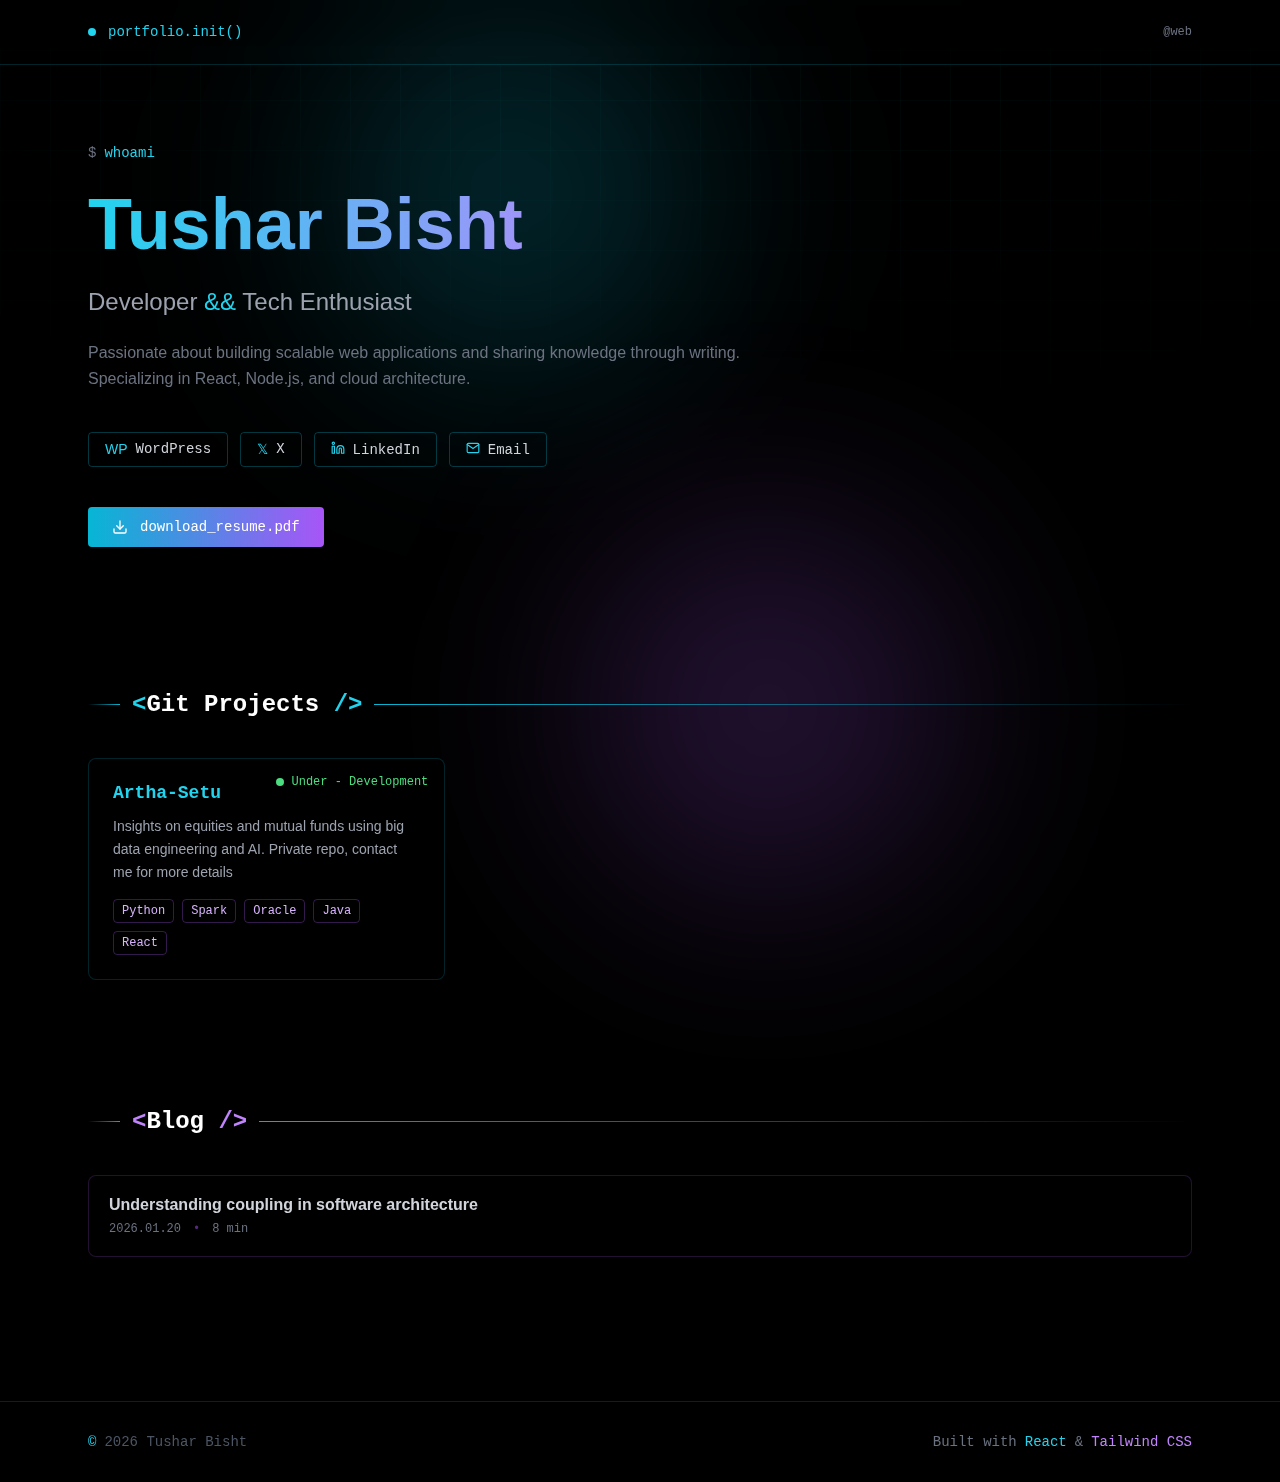
<file: index.html>
<!DOCTYPE html>
<html lang="en">
<head>
    <meta charset="UTF-8">
    <meta name="viewport" content="width=device-width, initial-scale=1.0">
    <title>Tushar Bisht - Portfolio</title>
    <link rel="stylesheet" href="css/styles.css">
</head>
<body>
<div class="min-h-screen">
    <!-- Animated Grid Background -->
    <div class="grid-background"></div>

    <!-- Gradient Orbs -->
    <div class="gradient-orb orb-top"></div>
    <div class="gradient-orb orb-bottom"></div>

    <div class="content-wrapper">
        <!-- Header -->
        <header class="header">
            <div class="container">
                <div class="header-content">
                    <div class="header-left">
                        <div class="pulse-dot"></div>
                        <span class="header-text">portfolio.init()</span>
                    </div>
                    <div class="header-right">
                        @web
                    </div>
                </div>
            </div>
        </header>

        <!-- Hero Section -->
        <section class="hero">
            <div class="container">
                <div class="hero-content">
                    <div class="terminal-prompt">
                        <span class="prompt-symbol">$</span>
                        <span class="prompt-text">whoami</span>
                    </div>
                    <h1 class="hero-title">Tushar Bisht</h1>
                    <p class="hero-subtitle">
                        Developer <span class="cyan-text">&&</span> Tech Enthusiast
                    </p>
                    <p class="hero-description">
                        Passionate about building scalable web applications and sharing knowledge through writing.
                        Specializing in React, Node.js, and cloud architecture.
                    </p>

                    <!-- Social Links -->
                    <div class="social-links" id="socialLinks"></div>

                    <!-- Resume Download -->
                    <div class="resume-section">
                        <a href="/resume.pdf" download class="resume-button">
                            <svg class="icon" viewBox="0 0 24 24" fill="none" stroke="currentColor" stroke-width="2"
                                 stroke-linecap="round" stroke-linejoin="round">
                                <path d="M21 15v4a2 2 0 0 1-2 2H5a2 2 0 0 1-2-2v-4"></path>
                                <polyline points="7 10 12 15 17 10"></polyline>
                                <line x1="12" y1="15" x2="12" y2="3"></line>
                            </svg>
                            <span>download_resume.pdf</span>
                        </a>
                    </div>
                </div>
            </div>
        </section>

        <!-- Projects Section -->
        <section class="projects">
            <div class="container">
                <div class="section-header">
                    <div class="header-line left"></div>
                    <h2 class="section-title cyan">
                        <span class="tag-open">&lt;</span><span class="white-text">Git Projects</span><span
                            class="tag-close"> /&gt;</span>
                    </h2>
                    <div class="header-line right"></div>
                </div>

                <div class="projects-grid" id="projectsGrid"></div>
            </div>
        </section>

        <!-- Blog Section -->
        <section class="blog">
            <div class="container">
                <div class="section-header">
                    <div class="header-line left purple"></div>
                    <h2 class="section-title purple">
                        <span class="tag-open">&lt;</span><span class="white-text">Blog</span><span class="tag-close"> /&gt;</span>
                    </h2>
                    <div class="header-line right purple"></div>
                </div>

                <div class="blog-list" id="blogList"></div>
            </div>
        </section>

        <!-- Footer -->
        <footer class="footer">
            <div class="container">
                <div class="footer-content">
                    <div class="footer-left">
                        <span class="copyright">©</span>
                        <span>2026 Tushar Bisht</span>
                    </div>
                    <div class="footer-right">
                        <span class="text-gray">Built with</span>
                        <span class="cyan-text">React</span>
                        <span class="text-gray">&</span>
                        <span class="purple-text">Tailwind CSS</span>
                    </div>
                </div>
            </div>
        </footer>
    </div>
</div>

<script src="js/script.js"></script>
</body>
</html>
</file>
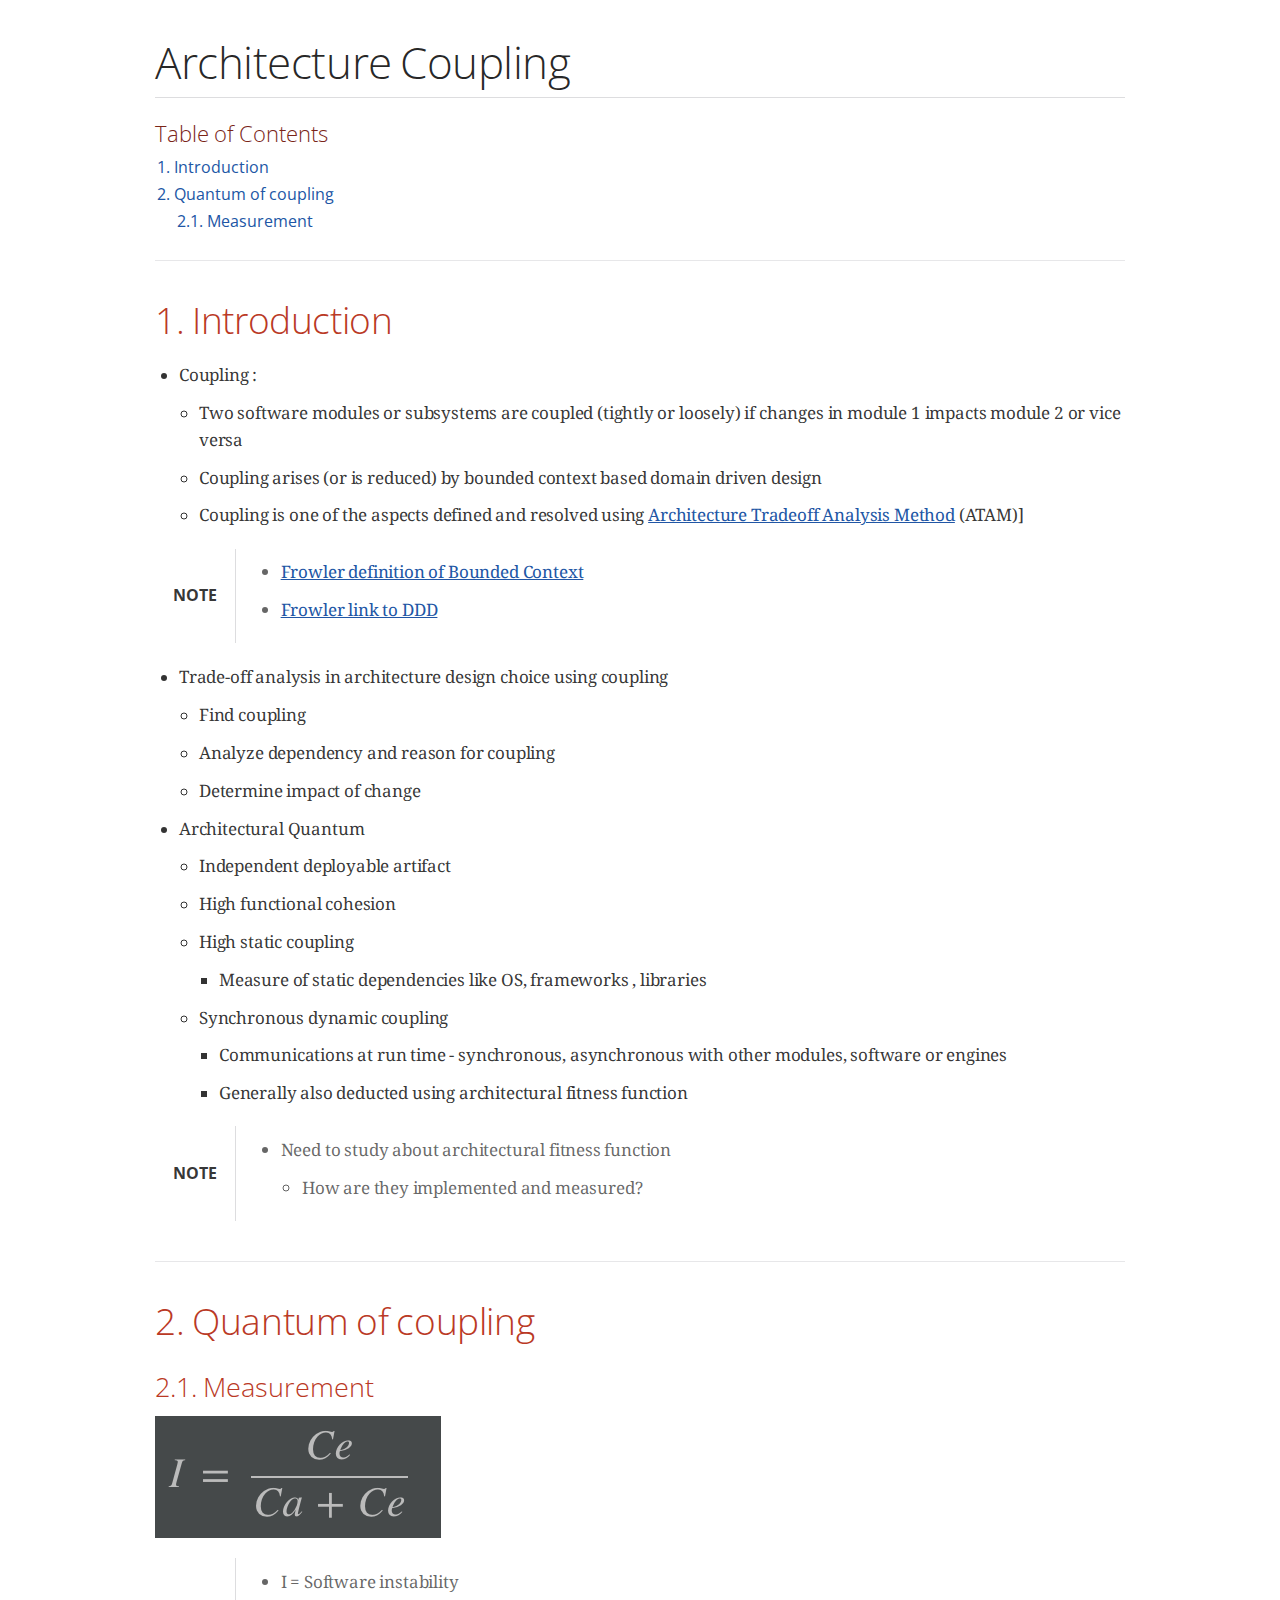
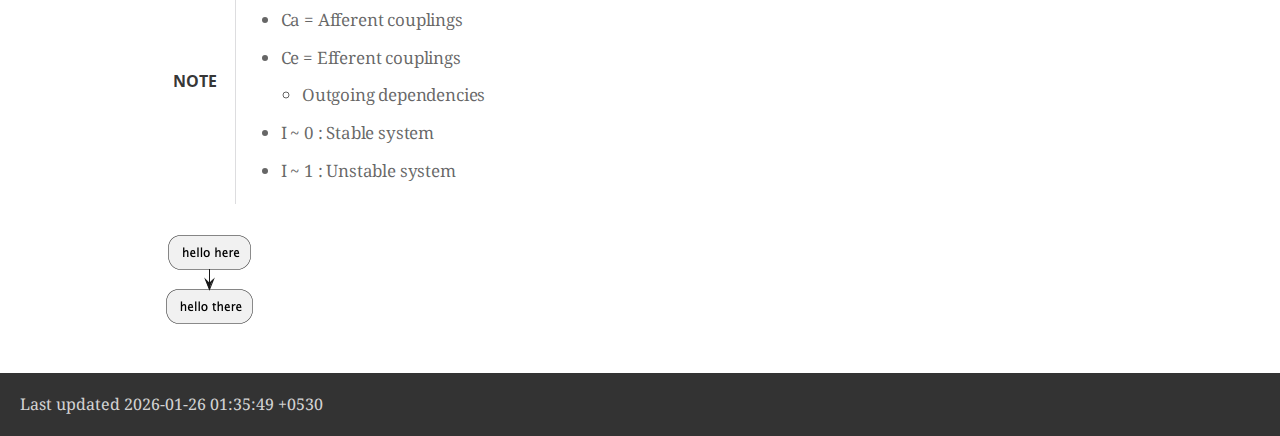
<file: blogs/chapter_2.html>
<!DOCTYPE html>
<html lang="en">
<head>
    <meta charset="UTF-8">
    <meta http-equiv="X-UA-Compatible" content="IE=edge">
    <meta name="viewport" content="width=device-width, initial-scale=1.0">
    <meta name="generator" content="Asciidoctor 2.0.23">
    <title>Architecture Coupling</title>
    <link rel="stylesheet"
          href="https://fonts.googleapis.com/css?family=Open+Sans:300,300italic,400,400italic,600,600italic%7CNoto+Serif:400,400italic,700,700italic%7CDroid+Sans+Mono:400,700">
    <style>
        /*! Asciidoctor default stylesheet | MIT License | https://asciidoctor.org */
        /* Uncomment the following line when using as a custom stylesheet */
        /* @import "https://fonts.googleapis.com/css?family=Open+Sans:300,300italic,400,400italic,600,600italic%7CNoto+Serif:400,400italic,700,700italic%7CDroid+Sans+Mono:400,700"; */
        html{font-family:sans-serif;-webkit-text-size-adjust:100%}
        a{background:none}
        a:focus{outline:thin dotted}
        a:active,a:hover{outline:0}
        h1{font-size:2em;margin:.67em 0}
        b,strong{font-weight:bold}
        abbr{font-size:.9em}
        abbr[title]{cursor:help;border-bottom:1px dotted #dddddf;text-decoration:none}
        dfn{font-style:italic}
        hr{height:0}
        mark{background:#ff0;color:#000}
        code,kbd,pre,samp{font-family:monospace;font-size:1em}
        pre{white-space:pre-wrap}
        q{quotes:"\201C" "\201D" "\2018" "\2019"}
        small{font-size:80%}
        sub,sup{font-size:75%;line-height:0;position:relative;vertical-align:baseline}
        sup{top:-.5em}
        sub{bottom:-.25em}
        img{border:0}
        svg:not(:root){overflow:hidden}
        figure{margin:0}
        audio,video{display:inline-block}
        audio:not([controls]){display:none;height:0}
        fieldset{border:1px solid silver;margin:0 2px;padding:.35em .625em .75em}
        legend{border:0;padding:0}
        button,input,select,textarea{font-family:inherit;font-size:100%;margin:0}
        button,input{line-height:normal}
        button,select{text-transform:none}
        button,html input[type=button],input[type=reset],input[type=submit]{-webkit-appearance:button;cursor:pointer}
        button[disabled],html input[disabled]{cursor:default}
        input[type=checkbox],input[type=radio]{padding:0}
        button::-moz-focus-inner,input::-moz-focus-inner{border:0;padding:0}
        textarea{overflow:auto;vertical-align:top}
        table{border-collapse:collapse;border-spacing:0}
        *,::before,::after{box-sizing:border-box}
        html,body{font-size:100%}
        body{background:#fff;color:rgba(0,0,0,.8);padding:0;margin:0;font-family:"Noto Serif","DejaVu Serif",serif;line-height:1;position:relative;cursor:auto;-moz-tab-size:4;-o-tab-size:4;tab-size:4;word-wrap:anywhere;-moz-osx-font-smoothing:grayscale;-webkit-font-smoothing:antialiased}
        a:hover{cursor:pointer}
        img,object,embed{max-width:100%;height:auto}
        object,embed{height:100%}
        img{-ms-interpolation-mode:bicubic}
        .left{float:left!important}
        .right{float:right!important}
        .text-left{text-align:left!important}
        .text-right{text-align:right!important}
        .text-center{text-align:center!important}
        .text-justify{text-align:justify!important}
        .hide{display:none}
        img,object,svg{display:inline-block;vertical-align:middle}
        textarea{height:auto;min-height:50px}
        select{width:100%}
        .subheader,.admonitionblock td.content>.title,.audioblock>.title,.exampleblock>.title,.imageblock>.title,.listingblock>.title,.literalblock>.title,.stemblock>.title,.openblock>.title,.paragraph>.title,.quoteblock>.title,table.tableblock>.title,.verseblock>.title,.videoblock>.title,.dlist>.title,.olist>.title,.ulist>.title,.qlist>.title,.hdlist>.title{line-height:1.45;color:#7a2518;font-weight:400;margin-top:0;margin-bottom:.25em}
        div,dl,dt,dd,ul,ol,li,h1,h2,h3,#toctitle,.sidebarblock>.content>.title,h4,h5,h6,pre,form,p,blockquote,th,td{margin:0;padding:0}
        a{color:#2156a5;text-decoration:underline;line-height:inherit}
        a:hover,a:focus{color:#1d4b8f}
        a img{border:0}
        p{line-height:1.6;margin-bottom:1.25em;text-rendering:optimizeLegibility}
        p aside{font-size:.875em;line-height:1.35;font-style:italic}
        h1,h2,h3,#toctitle,.sidebarblock>.content>.title,h4,h5,h6{font-family:"Open Sans","DejaVu Sans",sans-serif;font-weight:300;font-style:normal;color:#ba3925;text-rendering:optimizeLegibility;margin-top:1em;margin-bottom:.5em;line-height:1.0125em}
        h1 small,h2 small,h3 small,#toctitle small,.sidebarblock>.content>.title small,h4 small,h5 small,h6 small{font-size:60%;color:#e99b8f;line-height:0}
        h1{font-size:2.125em}
        h2{font-size:1.6875em}
        h3,#toctitle,.sidebarblock>.content>.title{font-size:1.375em}
        h4,h5{font-size:1.125em}
        h6{font-size:1em}
        hr{border:solid #dddddf;border-width:1px 0 0;clear:both;margin:1.25em 0 1.1875em}
        em,i{font-style:italic;line-height:inherit}
        strong,b{font-weight:bold;line-height:inherit}
        small{font-size:60%;line-height:inherit}
        code{font-family:"Droid Sans Mono","DejaVu Sans Mono",monospace;font-weight:400;color:rgba(0,0,0,.9)}
        ul,ol,dl{line-height:1.6;margin-bottom:1.25em;list-style-position:outside;font-family:inherit}
        ul,ol{margin-left:1.5em}
        ul li ul,ul li ol{margin-left:1.25em;margin-bottom:0}
        ul.circle{list-style-type:circle}
        ul.disc{list-style-type:disc}
        ul.square{list-style-type:square}
        ul.circle ul:not([class]),ul.disc ul:not([class]),ul.square ul:not([class]){list-style:inherit}
        ol li ul,ol li ol{margin-left:1.25em;margin-bottom:0}
        dl dt{margin-bottom:.3125em;font-weight:bold}
        dl dd{margin-bottom:1.25em}
        blockquote{margin:0 0 1.25em;padding:.5625em 1.25em 0 1.1875em;border-left:1px solid #ddd}
        blockquote,blockquote p{line-height:1.6;color:rgba(0,0,0,.85)}
        @media screen and (min-width:768px){h1,h2,h3,#toctitle,.sidebarblock>.content>.title,h4,h5,h6{line-height:1.2}
        h1{font-size:2.75em}
        h2{font-size:2.3125em}
        h3,#toctitle,.sidebarblock>.content>.title{font-size:1.6875em}
        h4{font-size:1.4375em}}
        table{background:#fff;margin-bottom:1.25em;border:1px solid #dedede;word-wrap:normal}
        table thead,table tfoot{background:#f7f8f7}
        table thead tr th,table thead tr td,table tfoot tr th,table tfoot tr td{padding:.5em .625em .625em;font-size:inherit;color:rgba(0,0,0,.8);text-align:left}
        table tr th,table tr td{padding:.5625em .625em;font-size:inherit;color:rgba(0,0,0,.8)}
        table tr.even,table tr.alt{background:#f8f8f7}
        table thead tr th,table tfoot tr th,table tbody tr td,table tr td,table tfoot tr td{line-height:1.6}
        h1,h2,h3,#toctitle,.sidebarblock>.content>.title,h4,h5,h6{line-height:1.2;word-spacing:-.05em}
        h1 strong,h2 strong,h3 strong,#toctitle strong,.sidebarblock>.content>.title strong,h4 strong,h5 strong,h6 strong{font-weight:400}
        .center{margin-left:auto;margin-right:auto}
        .stretch{width:100%}
        .clearfix::before,.clearfix::after,.float-group::before,.float-group::after{content:" ";display:table}
        .clearfix::after,.float-group::after{clear:both}
        :not(pre).nobreak{word-wrap:normal}
        :not(pre).nowrap{white-space:nowrap}
        :not(pre).pre-wrap{white-space:pre-wrap}
        :not(pre):not([class^=L])>code{font-size:.9375em;font-style:normal!important;letter-spacing:0;padding:.1em .5ex;word-spacing:-.15em;background:#f7f7f8;border-radius:4px;line-height:1.45;text-rendering:optimizeSpeed}
        pre{color:rgba(0,0,0,.9);font-family:"Droid Sans Mono","DejaVu Sans Mono",monospace;line-height:1.45;text-rendering:optimizeSpeed}
        pre code,pre pre{color:inherit;font-size:inherit;line-height:inherit}
        pre>code{display:block}
        pre.nowrap,pre.nowrap pre{white-space:pre;word-wrap:normal}
        em em{font-style:normal}
        strong strong{font-weight:400}
        .keyseq{color:rgba(51,51,51,.8)}
        kbd{font-family:"Droid Sans Mono","DejaVu Sans Mono",monospace;display:inline-block;color:rgba(0,0,0,.8);font-size:.65em;line-height:1.45;background:#f7f7f7;border:1px solid #ccc;border-radius:3px;box-shadow:0 1px 0 rgba(0,0,0,.2),inset 0 0 0 .1em #fff;margin:0 .15em;padding:.2em .5em;vertical-align:middle;position:relative;top:-.1em;white-space:nowrap}
        .keyseq kbd:first-child{margin-left:0}
        .keyseq kbd:last-child{margin-right:0}
        .menuseq,.menuref{color:#000}
        .menuseq b:not(.caret),.menuref{font-weight:inherit}
        .menuseq{word-spacing:-.02em}
        .menuseq b.caret{font-size:1.25em;line-height:.8}
        .menuseq i.caret{font-weight:bold;text-align:center;width:.45em}
        b.button::before,b.button::after{position:relative;top:-1px;font-weight:400}
        b.button::before{content:"[";padding:0 3px 0 2px}
        b.button::after{content:"]";padding:0 2px 0 3px}
        p a>code:hover{color:rgba(0,0,0,.9)}
        #header,#content,#footnotes,#footer{width:100%;margin:0 auto;max-width:62.5em;*zoom:1;position:relative;padding-left:.9375em;padding-right:.9375em}
        #header::before,#header::after,#content::before,#content::after,#footnotes::before,#footnotes::after,#footer::before,#footer::after{content:" ";display:table}
        #header::after,#content::after,#footnotes::after,#footer::after{clear:both}
        #content{margin-top:1.25em}
        #content::before{content:none}
        #header>h1:first-child{color:rgba(0,0,0,.85);margin-top:2.25rem;margin-bottom:0}
        #header>h1:first-child+#toc{margin-top:8px;border-top:1px solid #dddddf}
        #header>h1:only-child{border-bottom:1px solid #dddddf;padding-bottom:8px}
        #header .details{border-bottom:1px solid #dddddf;line-height:1.45;padding-top:.25em;padding-bottom:.25em;padding-left:.25em;color:rgba(0,0,0,.6);display:flex;flex-flow:row wrap}
        #header .details span:first-child{margin-left:-.125em}
        #header .details span.email a{color:rgba(0,0,0,.85)}
        #header .details br{display:none}
        #header .details br+span::before{content:"\00a0\2013\00a0"}
        #header .details br+span.author::before{content:"\00a0\22c5\00a0";color:rgba(0,0,0,.85)}
        #header .details br+span#revremark::before{content:"\00a0|\00a0"}
        #header #revnumber{text-transform:capitalize}
        #header #revnumber::after{content:"\00a0"}
        #content>h1:first-child:not([class]){color:rgba(0,0,0,.85);border-bottom:1px solid #dddddf;padding-bottom:8px;margin-top:0;padding-top:1rem;margin-bottom:1.25rem}
        #toc{border-bottom:1px solid #e7e7e9;padding-bottom:.5em}
        #toc>ul{margin-left:.125em}
        #toc ul.sectlevel0>li>a{font-style:italic}
        #toc ul.sectlevel0 ul.sectlevel1{margin:.5em 0}
        #toc ul{font-family:"Open Sans","DejaVu Sans",sans-serif;list-style-type:none}
        #toc li{line-height:1.3334;margin-top:.3334em}
        #toc a{text-decoration:none}
        #toc a:active{text-decoration:underline}
        #toctitle{color:#7a2518;font-size:1.2em}
        @media screen and (min-width:768px){#toctitle{font-size:1.375em}
        body.toc2{padding-left:15em;padding-right:0}
        body.toc2 #header>h1:nth-last-child(2){border-bottom:1px solid #dddddf;padding-bottom:8px}
        #toc.toc2{margin-top:0!important;background:#f8f8f7;position:fixed;width:15em;left:0;top:0;border-right:1px solid #e7e7e9;border-top-width:0!important;border-bottom-width:0!important;z-index:1000;padding:1.25em 1em;height:100%;overflow:auto}
        #toc.toc2 #toctitle{margin-top:0;margin-bottom:.8rem;font-size:1.2em}
        #toc.toc2>ul{font-size:.9em;margin-bottom:0}
        #toc.toc2 ul ul{margin-left:0;padding-left:1em}
        #toc.toc2 ul.sectlevel0 ul.sectlevel1{padding-left:0;margin-top:.5em;margin-bottom:.5em}
        body.toc2.toc-right{padding-left:0;padding-right:15em}
        body.toc2.toc-right #toc.toc2{border-right-width:0;border-left:1px solid #e7e7e9;left:auto;right:0}}
        @media screen and (min-width:1280px){body.toc2{padding-left:20em;padding-right:0}
        #toc.toc2{width:20em}
        #toc.toc2 #toctitle{font-size:1.375em}
        #toc.toc2>ul{font-size:.95em}
        #toc.toc2 ul ul{padding-left:1.25em}
        body.toc2.toc-right{padding-left:0;padding-right:20em}}
        #content #toc{border:1px solid #e0e0dc;margin-bottom:1.25em;padding:1.25em;background:#f8f8f7;border-radius:4px}
        #content #toc>:first-child{margin-top:0}
        #content #toc>:last-child{margin-bottom:0}
        #footer{max-width:none;background:rgba(0,0,0,.8);padding:1.25em}
        #footer-text{color:hsla(0,0%,100%,.8);line-height:1.44}
        #content{margin-bottom:.625em}
        .sect1{padding-bottom:.625em}
        @media screen and (min-width:768px){#content{margin-bottom:1.25em}
        .sect1{padding-bottom:1.25em}}
        .sect1:last-child{padding-bottom:0}
        .sect1+.sect1{border-top:1px solid #e7e7e9}
        #content h1>a.anchor,h2>a.anchor,h3>a.anchor,#toctitle>a.anchor,.sidebarblock>.content>.title>a.anchor,h4>a.anchor,h5>a.anchor,h6>a.anchor{position:absolute;z-index:1001;width:1.5ex;margin-left:-1.5ex;display:block;text-decoration:none!important;visibility:hidden;text-align:center;font-weight:400}
        #content h1>a.anchor::before,h2>a.anchor::before,h3>a.anchor::before,#toctitle>a.anchor::before,.sidebarblock>.content>.title>a.anchor::before,h4>a.anchor::before,h5>a.anchor::before,h6>a.anchor::before{content:"\00A7";font-size:.85em;display:block;padding-top:.1em}
        #content h1:hover>a.anchor,#content h1>a.anchor:hover,h2:hover>a.anchor,h2>a.anchor:hover,h3:hover>a.anchor,#toctitle:hover>a.anchor,.sidebarblock>.content>.title:hover>a.anchor,h3>a.anchor:hover,#toctitle>a.anchor:hover,.sidebarblock>.content>.title>a.anchor:hover,h4:hover>a.anchor,h4>a.anchor:hover,h5:hover>a.anchor,h5>a.anchor:hover,h6:hover>a.anchor,h6>a.anchor:hover{visibility:visible}
        #content h1>a.link,h2>a.link,h3>a.link,#toctitle>a.link,.sidebarblock>.content>.title>a.link,h4>a.link,h5>a.link,h6>a.link{color:#ba3925;text-decoration:none}
        #content h1>a.link:hover,h2>a.link:hover,h3>a.link:hover,#toctitle>a.link:hover,.sidebarblock>.content>.title>a.link:hover,h4>a.link:hover,h5>a.link:hover,h6>a.link:hover{color:#a53221}
        details,.audioblock,.imageblock,.literalblock,.listingblock,.stemblock,.videoblock{margin-bottom:1.25em}
        details{margin-left:1.25rem}
        details>summary{cursor:pointer;display:block;position:relative;line-height:1.6;margin-bottom:.625rem;outline:none;-webkit-tap-highlight-color:transparent}
        details>summary::-webkit-details-marker{display:none}
        details>summary::before{content:"";border:solid transparent;border-left:solid;border-width:.3em 0 .3em .5em;position:absolute;top:.5em;left:-1.25rem;transform:translateX(15%)}
        details[open]>summary::before{border:solid transparent;border-top:solid;border-width:.5em .3em 0;transform:translateY(15%)}
        details>summary::after{content:"";width:1.25rem;height:1em;position:absolute;top:.3em;left:-1.25rem}
        .admonitionblock td.content>.title,.audioblock>.title,.exampleblock>.title,.imageblock>.title,.listingblock>.title,.literalblock>.title,.stemblock>.title,.openblock>.title,.paragraph>.title,.quoteblock>.title,table.tableblock>.title,.verseblock>.title,.videoblock>.title,.dlist>.title,.olist>.title,.ulist>.title,.qlist>.title,.hdlist>.title{text-rendering:optimizeLegibility;text-align:left;font-family:"Noto Serif","DejaVu Serif",serif;font-size:1rem;font-style:italic}
        table.tableblock.fit-content>caption.title{white-space:nowrap;width:0}
        .paragraph.lead>p,#preamble>.sectionbody>[class=paragraph]:first-of-type p{font-size:1.21875em;line-height:1.6;color:rgba(0,0,0,.85)}
        .admonitionblock>table{border-collapse:separate;border:0;background:none;width:100%}
        .admonitionblock>table td.icon{text-align:center;width:80px}
        .admonitionblock>table td.icon img{max-width:none}
        .admonitionblock>table td.icon .title{font-weight:bold;font-family:"Open Sans","DejaVu Sans",sans-serif;text-transform:uppercase}
        .admonitionblock>table td.content{padding-left:1.125em;padding-right:1.25em;border-left:1px solid #dddddf;color:rgba(0,0,0,.6);word-wrap:anywhere}
        .admonitionblock>table td.content>:last-child>:last-child{margin-bottom:0}
        .exampleblock>.content{border:1px solid #e6e6e6;margin-bottom:1.25em;padding:1.25em;background:#fff;border-radius:4px}
        .sidebarblock{border:1px solid #dbdbd6;margin-bottom:1.25em;padding:1.25em;background:#f3f3f2;border-radius:4px}
        .sidebarblock>.content>.title{color:#7a2518;margin-top:0;text-align:center}
        .exampleblock>.content>:first-child,.sidebarblock>.content>:first-child{margin-top:0}
        .exampleblock>.content>:last-child,.exampleblock>.content>:last-child>:last-child,.exampleblock>.content .olist>ol>li:last-child>:last-child,.exampleblock>.content .ulist>ul>li:last-child>:last-child,.exampleblock>.content .qlist>ol>li:last-child>:last-child,.sidebarblock>.content>:last-child,.sidebarblock>.content>:last-child>:last-child,.sidebarblock>.content .olist>ol>li:last-child>:last-child,.sidebarblock>.content .ulist>ul>li:last-child>:last-child,.sidebarblock>.content .qlist>ol>li:last-child>:last-child{margin-bottom:0}
        .literalblock pre,.listingblock>.content>pre{border-radius:4px;overflow-x:auto;padding:1em;font-size:.8125em}
        @media screen and (min-width:768px){.literalblock pre,.listingblock>.content>pre{font-size:.90625em}}
        @media screen and (min-width:1280px){.literalblock pre,.listingblock>.content>pre{font-size:1em}}
        .literalblock pre,.listingblock>.content>pre:not(.highlight),.listingblock>.content>pre[class=highlight],.listingblock>.content>pre[class^="highlight "]{background:#f7f7f8}
        .literalblock.output pre{color:#f7f7f8;background:rgba(0,0,0,.9)}
        .listingblock>.content{position:relative}
        .listingblock code[data-lang]::before{display:none;content:attr(data-lang);position:absolute;font-size:.75em;top:.425rem;right:.5rem;line-height:1;text-transform:uppercase;color:inherit;opacity:.5}
        .listingblock:hover code[data-lang]::before{display:block}
        .listingblock.terminal pre .command::before{content:attr(data-prompt);padding-right:.5em;color:inherit;opacity:.5}
        .listingblock.terminal pre .command:not([data-prompt])::before{content:"$"}
        .listingblock pre.highlightjs{padding:0}
        .listingblock pre.highlightjs>code{padding:1em;border-radius:4px}
        .listingblock pre.prettyprint{border-width:0}
        .prettyprint{background:#f7f7f8}
        pre.prettyprint .linenums{line-height:1.45;margin-left:2em}
        pre.prettyprint li{background:none;list-style-type:inherit;padding-left:0}
        pre.prettyprint li code[data-lang]::before{opacity:1}
        pre.prettyprint li:not(:first-child) code[data-lang]::before{display:none}
        table.linenotable{border-collapse:separate;border:0;margin-bottom:0;background:none}
        table.linenotable td[class]{color:inherit;vertical-align:top;padding:0;line-height:inherit;white-space:normal}
        table.linenotable td.code{padding-left:.75em}
        table.linenotable td.linenos,pre.pygments .linenos{border-right:1px solid;opacity:.35;padding-right:.5em;-webkit-user-select:none;-moz-user-select:none;-ms-user-select:none;user-select:none}
        pre.pygments span.linenos{display:inline-block;margin-right:.75em}
        .quoteblock{margin:0 1em 1.25em 1.5em;display:table}
        .quoteblock:not(.excerpt)>.title{margin-left:-1.5em;margin-bottom:.75em}
        .quoteblock blockquote,.quoteblock p{color:rgba(0,0,0,.85);font-size:1.15rem;line-height:1.75;word-spacing:.1em;letter-spacing:0;font-style:italic;text-align:justify}
        .quoteblock blockquote{margin:0;padding:0;border:0}
        .quoteblock blockquote::before{content:"\201c";float:left;font-size:2.75em;font-weight:bold;line-height:.6em;margin-left:-.6em;color:#7a2518;text-shadow:0 1px 2px rgba(0,0,0,.1)}
        .quoteblock blockquote>.paragraph:last-child p{margin-bottom:0}
        .quoteblock .attribution{margin-top:.75em;margin-right:.5ex;text-align:right}
        .verseblock{margin:0 1em 1.25em}
        .verseblock pre{font-family:"Open Sans","DejaVu Sans",sans-serif;font-size:1.15rem;color:rgba(0,0,0,.85);font-weight:300;text-rendering:optimizeLegibility}
        .verseblock pre strong{font-weight:400}
        .verseblock .attribution{margin-top:1.25rem;margin-left:.5ex}
        .quoteblock .attribution,.verseblock .attribution{font-size:.9375em;line-height:1.45;font-style:italic}
        .quoteblock .attribution br,.verseblock .attribution br{display:none}
        .quoteblock .attribution cite,.verseblock .attribution cite{display:block;letter-spacing:-.025em;color:rgba(0,0,0,.6)}
        .quoteblock.abstract blockquote::before,.quoteblock.excerpt blockquote::before,.quoteblock .quoteblock blockquote::before{display:none}
        .quoteblock.abstract blockquote,.quoteblock.abstract p,.quoteblock.excerpt blockquote,.quoteblock.excerpt p,.quoteblock .quoteblock blockquote,.quoteblock .quoteblock p{line-height:1.6;word-spacing:0}
        .quoteblock.abstract{margin:0 1em 1.25em;display:block}
        .quoteblock.abstract>.title{margin:0 0 .375em;font-size:1.15em;text-align:center}
        .quoteblock.excerpt>blockquote,.quoteblock .quoteblock{padding:0 0 .25em 1em;border-left:.25em solid #dddddf}
        .quoteblock.excerpt,.quoteblock .quoteblock{margin-left:0}
        .quoteblock.excerpt blockquote,.quoteblock.excerpt p,.quoteblock .quoteblock blockquote,.quoteblock .quoteblock p{color:inherit;font-size:1.0625rem}
        .quoteblock.excerpt .attribution,.quoteblock .quoteblock .attribution{color:inherit;font-size:.85rem;text-align:left;margin-right:0}
        p.tableblock:last-child{margin-bottom:0}
        td.tableblock>.content{margin-bottom:1.25em;word-wrap:anywhere}
        td.tableblock>.content>:last-child{margin-bottom:-1.25em}
        table.tableblock,th.tableblock,td.tableblock{border:0 solid #dedede}
        table.grid-all>*>tr>*{border-width:1px}
        table.grid-cols>*>tr>*{border-width:0 1px}
        table.grid-rows>*>tr>*{border-width:1px 0}
        table.frame-all{border-width:1px}
        table.frame-ends{border-width:1px 0}
        table.frame-sides{border-width:0 1px}
        table.frame-none>colgroup+*>:first-child>*,table.frame-sides>colgroup+*>:first-child>*{border-top-width:0}
        table.frame-none>:last-child>:last-child>*,table.frame-sides>:last-child>:last-child>*{border-bottom-width:0}
        table.frame-none>*>tr>:first-child,table.frame-ends>*>tr>:first-child{border-left-width:0}
        table.frame-none>*>tr>:last-child,table.frame-ends>*>tr>:last-child{border-right-width:0}
        table.stripes-all>*>tr,table.stripes-odd>*>tr:nth-of-type(odd),table.stripes-even>*>tr:nth-of-type(even),table.stripes-hover>*>tr:hover{background:#f8f8f7}
        th.halign-left,td.halign-left{text-align:left}
        th.halign-right,td.halign-right{text-align:right}
        th.halign-center,td.halign-center{text-align:center}
        th.valign-top,td.valign-top{vertical-align:top}
        th.valign-bottom,td.valign-bottom{vertical-align:bottom}
        th.valign-middle,td.valign-middle{vertical-align:middle}
        table thead th,table tfoot th{font-weight:bold}
        tbody tr th{background:#f7f8f7}
        tbody tr th,tbody tr th p,tfoot tr th,tfoot tr th p{color:rgba(0,0,0,.8);font-weight:bold}
        p.tableblock>code:only-child{background:none;padding:0}
        p.tableblock{font-size:1em}
        ol{margin-left:1.75em}
        ul li ol{margin-left:1.5em}
        dl dd{margin-left:1.125em}
        dl dd:last-child,dl dd:last-child>:last-child{margin-bottom:0}
        li p,ul dd,ol dd,.olist .olist,.ulist .ulist,.ulist .olist,.olist .ulist{margin-bottom:.625em}
        ul.checklist,ul.none,ol.none,ul.no-bullet,ol.no-bullet,ol.unnumbered,ul.unstyled,ol.unstyled{list-style-type:none}
        ul.no-bullet,ol.no-bullet,ol.unnumbered{margin-left:.625em}
        ul.unstyled,ol.unstyled{margin-left:0}
        li>p:empty:only-child::before{content:"";display:inline-block}
        ul.checklist>li>p:first-child{margin-left:-1em}
        ul.checklist>li>p:first-child>.fa-square-o:first-child,ul.checklist>li>p:first-child>.fa-check-square-o:first-child{width:1.25em;font-size:.8em;position:relative;bottom:.125em}
        ul.checklist>li>p:first-child>input[type=checkbox]:first-child{margin-right:.25em}
        ul.inline{display:flex;flex-flow:row wrap;list-style:none;margin:0 0 .625em -1.25em}
        ul.inline>li{margin-left:1.25em}
        .unstyled dl dt{font-weight:400;font-style:normal}
        ol.arabic{list-style-type:decimal}
        ol.decimal{list-style-type:decimal-leading-zero}
        ol.loweralpha{list-style-type:lower-alpha}
        ol.upperalpha{list-style-type:upper-alpha}
        ol.lowerroman{list-style-type:lower-roman}
        ol.upperroman{list-style-type:upper-roman}
        ol.lowergreek{list-style-type:lower-greek}
        .hdlist>table,.colist>table{border:0;background:none}
        .hdlist>table>tbody>tr,.colist>table>tbody>tr{background:none}
        td.hdlist1,td.hdlist2{vertical-align:top;padding:0 .625em}
        td.hdlist1{font-weight:bold;padding-bottom:1.25em}
        td.hdlist2{word-wrap:anywhere}
        .literalblock+.colist,.listingblock+.colist{margin-top:-.5em}
        .colist td:not([class]):first-child{padding:.4em .75em 0;line-height:1;vertical-align:top}
        .colist td:not([class]):first-child img{max-width:none}
        .colist td:not([class]):last-child{padding:.25em 0}
        .thumb,.th{line-height:0;display:inline-block;border:4px solid #fff;box-shadow:0 0 0 1px #ddd}
        .imageblock.left{margin:.25em .625em 1.25em 0}
        .imageblock.right{margin:.25em 0 1.25em .625em}
        .imageblock>.title{margin-bottom:0}
        .imageblock.thumb,.imageblock.th{border-width:6px}
        .imageblock.thumb>.title,.imageblock.th>.title{padding:0 .125em}
        .image.left,.image.right{margin-top:.25em;margin-bottom:.25em;display:inline-block;line-height:0}
        .image.left{margin-right:.625em}
        .image.right{margin-left:.625em}
        a.image{text-decoration:none;display:inline-block}
        a.image object{pointer-events:none}
        sup.footnote,sup.footnoteref{font-size:.875em;position:static;vertical-align:super}
        sup.footnote a,sup.footnoteref a{text-decoration:none}
        sup.footnote a:active,sup.footnoteref a:active,#footnotes .footnote a:first-of-type:active{text-decoration:underline}
        #footnotes{padding-top:.75em;padding-bottom:.75em;margin-bottom:.625em}
        #footnotes hr{width:20%;min-width:6.25em;margin:-.25em 0 .75em;border-width:1px 0 0}
        #footnotes .footnote{padding:0 .375em 0 .225em;line-height:1.3334;font-size:.875em;margin-left:1.2em;margin-bottom:.2em}
        #footnotes .footnote a:first-of-type{font-weight:bold;text-decoration:none;margin-left:-1.05em}
        #footnotes .footnote:last-of-type{margin-bottom:0}
        #content #footnotes{margin-top:-.625em;margin-bottom:0;padding:.75em 0}
        div.unbreakable{page-break-inside:avoid}
        .big{font-size:larger}
        .small{font-size:smaller}
        .underline{text-decoration:underline}
        .overline{text-decoration:overline}
        .line-through{text-decoration:line-through}
        .aqua{color:#00bfbf}
        .aqua-background{background:#00fafa}
        .black{color:#000}
        .black-background{background:#000}
        .blue{color:#0000bf}
        .blue-background{background:#0000fa}
        .fuchsia{color:#bf00bf}
        .fuchsia-background{background:#fa00fa}
        .gray{color:#606060}
        .gray-background{background:#7d7d7d}
        .green{color:#006000}
        .green-background{background:#007d00}
        .lime{color:#00bf00}
        .lime-background{background:#00fa00}
        .maroon{color:#600000}
        .maroon-background{background:#7d0000}
        .navy{color:#000060}
        .navy-background{background:#00007d}
        .olive{color:#606000}
        .olive-background{background:#7d7d00}
        .purple{color:#600060}
        .purple-background{background:#7d007d}
        .red{color:#bf0000}
        .red-background{background:#fa0000}
        .silver{color:#909090}
        .silver-background{background:#bcbcbc}
        .teal{color:#006060}
        .teal-background{background:#007d7d}
        .white{color:#bfbfbf}
        .white-background{background:#fafafa}
        .yellow{color:#bfbf00}
        .yellow-background{background:#fafa00}
        span.icon>.fa{cursor:default}
        a span.icon>.fa{cursor:inherit}
        .admonitionblock td.icon [class^="fa icon-"]{font-size:2.5em;text-shadow:1px 1px 2px rgba(0,0,0,.5);cursor:default}
        .admonitionblock td.icon .icon-note::before{content:"\f05a";color:#19407c}
        .admonitionblock td.icon .icon-tip::before{content:"\f0eb";text-shadow:1px 1px 2px rgba(155,155,0,.8);color:#111}
        .admonitionblock td.icon .icon-warning::before{content:"\f071";color:#bf6900}
        .admonitionblock td.icon .icon-caution::before{content:"\f06d";color:#bf3400}
        .admonitionblock td.icon .icon-important::before{content:"\f06a";color:#bf0000}
        .conum[data-value]{display:inline-block;color:#fff!important;background:rgba(0,0,0,.8);border-radius:50%;text-align:center;font-size:.75em;width:1.67em;height:1.67em;line-height:1.67em;font-family:"Open Sans","DejaVu Sans",sans-serif;font-style:normal;font-weight:bold}
        .conum[data-value] *{color:#fff!important}
        .conum[data-value]+b{display:none}
        .conum[data-value]::after{content:attr(data-value)}
        pre .conum[data-value]{position:relative;top:-.125em}
        b.conum *{color:inherit!important}
        .conum:not([data-value]):empty{display:none}
        dt,th.tableblock,td.content,div.footnote{text-rendering:optimizeLegibility}
        h1,h2,p,td.content,span.alt,summary{letter-spacing:-.01em}
        p strong,td.content strong,div.footnote strong{letter-spacing:-.005em}
        p,blockquote,dt,td.content,td.hdlist1,span.alt,summary{font-size:1.0625rem}
        p{margin-bottom:1.25rem}
        .sidebarblock p,.sidebarblock dt,.sidebarblock td.content,p.tableblock{font-size:1em}
        .exampleblock>.content{background:#fffef7;border-color:#e0e0dc;box-shadow:0 1px 4px #e0e0dc}
        .print-only{display:none!important}
        @page{margin:1.25cm .75cm}
        @media print{*{box-shadow:none!important;text-shadow:none!important}
        html{font-size:80%}
        a{color:inherit!important;text-decoration:underline!important}
        a.bare,a[href^="#"],a[href^="mailto:"]{text-decoration:none!important}
        a[href^="http:"]:not(.bare)::after,a[href^="https:"]:not(.bare)::after{content:"(" attr(href) ")";display:inline-block;font-size:.875em;padding-left:.25em}
        abbr[title]{border-bottom:1px dotted}
        abbr[title]::after{content:" (" attr(title) ")"}
        pre,blockquote,tr,img,object,svg{page-break-inside:avoid}
        thead{display:table-header-group}
        svg{max-width:100%}
        p,blockquote,dt,td.content{font-size:1em;orphans:3;widows:3}
        h2,h3,#toctitle,.sidebarblock>.content>.title{page-break-after:avoid}
        #header,#content,#footnotes,#footer{max-width:none}
        #toc,.sidebarblock,.exampleblock>.content{background:none!important}
        #toc{border-bottom:1px solid #dddddf!important;padding-bottom:0!important}
        body.book #header{text-align:center}
        body.book #header>h1:first-child{border:0!important;margin:2.5em 0 1em}
        body.book #header .details{border:0!important;display:block;padding:0!important}
        body.book #header .details span:first-child{margin-left:0!important}
        body.book #header .details br{display:block}
        body.book #header .details br+span::before{content:none!important}
        body.book #toc{border:0!important;text-align:left!important;padding:0!important;margin:0!important}
        body.book #toc,body.book #preamble,body.book h1.sect0,body.book .sect1>h2{page-break-before:always}
        .listingblock code[data-lang]::before{display:block}
        #footer{padding:0 .9375em}
        .hide-on-print{display:none!important}
        .print-only{display:block!important}
        .hide-for-print{display:none!important}
        .show-for-print{display:inherit!important}}
        @media amzn-kf8,print{#header>h1:first-child{margin-top:1.25rem}
        .sect1{padding:0!important}
        .sect1+.sect1{border:0}
        #footer{background:none}
        #footer-text{color:rgba(0,0,0,.6);font-size:.9em}}
        @media amzn-kf8{#header,#content,#footnotes,#footer{padding:0}}
    </style>
    <style>
        /*! Asciidoctor Tabs | Copyright (c) 2018-present Dan Allen | MIT License */
        .tabs {
            margin-bottom: 1.25em;
        }

        .tablist > ul {
            display: flex;
            flex-wrap: wrap;
            list-style: none;
            margin: 0;
            padding: 0;
        }

        .tablist > ul li {
            align-items: center;
            background-color: #fff;
            cursor: pointer;
            display: flex;
            font-weight: bold;
            line-height: 1.5;
            padding: 0.25em 1em;
            position: relative;
        }

        .tablist > ul li:focus-visible {
            outline: none;
        }

        .tablist.ulist,
        .tablist.ulist > ul li {
            margin: 0;
        }

        .tablist.ulist > ul li + li {
            margin-left: 0.25em;
        }

        .tabs .tablist li::after {
            content: "";
            display: block;
            height: 1px;
            position: absolute;
            bottom: -1px;
            left: 0;
            right: 0;
        }

        .tabs.is-loading .tablist li:not(:first-child),
        .tabs:not(.is-loading) .tablist li:not(.is-selected) {
            background-color: #f5f5f5;
        }

        .tabs.is-loading .tablist li:first-child::after,
        .tabs:not(.is-loading) .tablist li.is-selected::after {
            background-color: #fff;
        }

        /*
        .tabs:not(.is-loading) .tablist li,
        .tabs:not(.is-loading) .tablist li::after {
          transition: background-color 200ms ease-in-out;
        }
        */

        .tablist > ul p {
            line-height: inherit;
            margin: 0;
        }

        .tabpanel {
            background-color: #fff;
            padding: 1.25em;
        }

        .tablist > ul li,
        .tabpanel {
            border: 1px solid #dcdcdc;
        }

        .tablist > ul li {
            border-bottom: 0;
        }

        .tabs.is-loading .tabpanel + .tabpanel,
        .tabs:not(.is-loading) .tabpanel.is-hidden {
            display: none;
        }

        .tabpanel > :first-child {
            margin-top: 0;
        }

        /* #content is a signature of the Asciidoctor standalone HTML output */
        #content .tabpanel > :last-child,
        #content .tabpanel > :last-child > :last-child,
        #content .tabpanel > :last-child > :last-child > li:last-child > :last-child {
            margin-bottom: 0;
        }

        .tablecontainer {
            overflow-x: auto;
        }

        #content .tablecontainer {
            margin-bottom: 1.25em;
        }

        #content .tablecontainer > table.tableblock {
            margin-bottom: 0;
        }
    </style>
</head>
<body class="article">
<div id="header">
    <h1>Architecture Coupling</h1>
    <div id="toc" class="toc">
        <div id="toctitle">Table of Contents</div>
        <ul class="sectlevel1">
            <li><a href="#_introduction">1. Introduction</a></li>
            <li><a href="#_quantum_of_coupling">2. Quantum of coupling</a>
                <ul class="sectlevel2">
                    <li><a href="#_measurement">2.1. Measurement</a></li>
                </ul>
            </li>
        </ul>
    </div>
</div>
<div id="content">
    <div class="sect1">
        <h2 id="_introduction">1. Introduction</h2>
        <div class="sectionbody">
            <div class="ulist">
                <ul>
                    <li>
                        <p>Coupling :</p>
                        <div class="ulist">
                            <ul>
                                <li>
                                    <p>Two software modules or subsystems are coupled (tightly or loosely) if changes in
                                        module 1 impacts module 2 or vice versa</p>
                                </li>
                                <li>
                                    <p>Coupling arises (or is reduced) by bounded context based domain driven design</p>
                                </li>
                                <li>
                                    <p>Coupling is one of the aspects defined and resolved using <a
                                            href="https://en.wikipedia.org/wiki/Architecture_tradeoff_analysis_method">Architecture
                                        Tradeoff Analysis Method</a> (ATAM)]</p>
                                </li>
                            </ul>
                        </div>
                    </li>
                </ul>
            </div>
            <div class="admonitionblock note">
                <table>
                    <tr>
                        <td class="icon">
                            <div class="title">Note</div>
                        </td>
                        <td class="content">
                            <div class="ulist">
                                <ul>
                                    <li>
                                        <p><a href="https://www.martinfowler.com/bliki/BoundedContext.html">Frowler
                                            definition of Bounded Context</a></p>
                                    </li>
                                    <li>
                                        <p><a href="https://martinfowler.com/bliki/DomainDrivenDesign.html">Frowler link
                                            to DDD</a></p>
                                    </li>
                                </ul>
                            </div>
                        </td>
                    </tr>
                </table>
            </div>
            <div class="ulist">
                <ul>
                    <li>
                        <p>Trade-off analysis in architecture design choice using coupling</p>
                        <div class="ulist">
                            <ul>
                                <li>
                                    <p>Find coupling</p>
                                </li>
                                <li>
                                    <p>Analyze dependency and reason for coupling</p>
                                </li>
                                <li>
                                    <p>Determine impact of change</p>
                                </li>
                            </ul>
                        </div>
                    </li>
                    <li>
                        <p>Architectural Quantum</p>
                        <div class="ulist">
                            <ul>
                                <li>
                                    <p>Independent deployable artifact</p>
                                </li>
                                <li>
                                    <p>High functional cohesion</p>
                                </li>
                                <li>
                                    <p>High static coupling</p>
                                    <div class="ulist">
                                        <ul>
                                            <li>
                                                <p>Measure of static dependencies like OS, frameworks , libraries</p>
                                            </li>
                                        </ul>
                                    </div>
                                </li>
                                <li>
                                    <p>Synchronous dynamic coupling</p>
                                    <div class="ulist">
                                        <ul>
                                            <li>
                                                <p>Communications at run time - synchronous, asynchronous with other
                                                    modules, software or engines</p>
                                            </li>
                                            <li>
                                                <p>Generally also deducted using architectural fitness function</p>
                                            </li>
                                        </ul>
                                    </div>
                                </li>
                            </ul>
                        </div>
                    </li>
                </ul>
            </div>
            <div class="admonitionblock note">
                <table>
                    <tr>
                        <td class="icon">
                            <div class="title">Note</div>
                        </td>
                        <td class="content">
                            <div class="ulist">
                                <ul>
                                    <li>
                                        <p>Need to study about architectural fitness function</p>
                                        <div class="ulist">
                                            <ul>
                                                <li>
                                                    <p>How are they implemented and measured?</p>
                                                </li>
                                            </ul>
                                        </div>
                                    </li>
                                </ul>
                            </div>
                        </td>
                    </tr>
                </table>
            </div>
        </div>
    </div>
    <div class="sect1">
        <h2 id="_quantum_of_coupling">2. Quantum of coupling</h2>
        <div class="sectionbody">
            <div class="sect2">
                <h3 id="_measurement">2.1. Measurement</h3>
                <div class="imageblock">
                    <div class="content">
                        <img src="images/coupling_in_archs/img.png" alt="img">
                    </div>
                </div>
                <div class="admonitionblock note">
                    <table>
                        <tr>
                            <td class="icon">
                                <div class="title">Note</div>
                            </td>
                            <td class="content">
                                <div class="ulist">
                                    <ul>
                                        <li>
                                            <p>I = Software instability</p>
                                        </li>
                                        <li>
                                            <p>Ca = Afferent couplings</p>
                                        </li>
                                        <li>
                                            <p>Ce = Efferent couplings</p>
                                            <div class="ulist">
                                                <ul>
                                                    <li>
                                                        <p>Outgoing dependencies</p>
                                                    </li>
                                                </ul>
                                            </div>
                                        </li>
                                        <li>
                                            <p>I ~ 0 : Stable system</p>
                                        </li>
                                        <li>
                                            <p>I ~ 1 : Unstable system</p>
                                        </li>
                                    </ul>
                                </div>
                            </td>
                        </tr>
                    </table>
                </div>
                <div class="imageblock">
                    <div class="content">
                        <img src="images/coupling_in_archs/test_diag.png" alt="Diagram" width="107"
                             height="109">
                    </div>
                </div>
            </div>
        </div>
    </div>
</div>
<div id="footer">
    <div id="footer-text">
        Last updated 2026-01-26 01:35:49 +0530
    </div>
</div>
<script>
    ;(function () { /*! Asciidoctor Tabs | Copyright (c) 2018-present Dan Allen | MIT License */
      'use strict'

      var config = (document.currentScript || {}).dataset || {}
      var forEach = Array.prototype.forEach

      init(document.querySelectorAll('.tabs'))

      function init (tabsBlocks) {
        if (!tabsBlocks.length) return
        forEach.call(tabsBlocks, function (tabs) {
          var syncIds = tabs.classList.contains('is-sync') ? {} : undefined
          var tablist = tabs.querySelector('.tablist ul')
          tablist.setAttribute('role', 'tablist')
          var start
          forEach.call(tablist.querySelectorAll('li'), function (tab, idx) {
            tab.tabIndex = -1
            tab.setAttribute('role', tab.classList.add('tab') || 'tab')
            var id, anchor, syncId
            if (!(id = tab.id) && (anchor = tab.querySelector('a[id]'))) {
              id = tab.id = anchor.parentNode.removeChild(anchor).id
            }
            var panel = id && tabs.querySelector('.tabpanel[aria-labelledby~="' + id + '"]')
            if (!panel) return idx ? undefined : toggleSelected(tab, true) // invalid state
            syncIds && (((syncId = tab.textContent.trim()) in syncIds) ? (syncId = undefined) : true) &&
            (syncIds[(tab.dataset.syncId = syncId)] = tab)
            idx || (syncIds && (start = { tab: tab, panel: panel })) ? toggleHidden(panel, true) : toggleSelected(tab, true)
            tab.setAttribute('aria-controls', panel.id)
            panel.setAttribute('role', 'tabpanel')
            var onClick = syncId === undefined ? activateTab : activateTabSync
            tab.addEventListener('click', onClick.bind({ tabs: tabs, tab: tab, panel: panel }))
          })
          if (!tabs.closest('.tabpanel')) {
            forEach.call(tabs.querySelectorAll('.tabpanel table.tableblock'), function (table) {
              var container = Object.assign(document.createElement('div'), { className: 'tablecontainer' })
              table.parentNode.insertBefore(container, table).appendChild(table)
            })
          }
          if (start) {
            var syncGroupId
            for (var i = 0, lst = tabs.classList, len = lst.length, className; i !== len; i++) {
              if (!(className = lst.item(i)).startsWith('data-sync-group-id=')) continue
              tabs.dataset.syncGroupId = syncGroupId = lst.remove(className) || className.slice(19).replace(/\u00a0/g, ' ')
              break
            }
            if (syncGroupId === undefined) tabs.dataset.syncGroupId = syncGroupId = Object.keys(syncIds).sort().join('|')
            var preferredSyncId = 'syncStorageKey' in config &&
              window[(config.syncStorageScope || 'local') + 'Storage'].getItem(config.syncStorageKey + '-' + syncGroupId)
            var tab = preferredSyncId && syncIds[preferredSyncId]
            tab && Object.assign(start, { tab: tab, panel: document.getElementById(tab.getAttribute('aria-controls')) })
            toggleSelected(start.tab, true) || toggleHidden(start.panel, false)
          }
        })
        onHashChange()
        toggleClassOnEach(tabsBlocks, 'is-loading', 'remove')
        window.setTimeout(toggleClassOnEach.bind(null, tabsBlocks, 'is-loaded', 'add'), 0)
        window.addEventListener('hashchange', onHashChange)
      }

      function activateTab (e) {
        var tab = this.tab
        var tabs = this.tabs || (this.tabs = tab.closest('.tabs'))
        var panel = this.panel || (this.panel = document.getElementById(tab.getAttribute('aria-controls')))
        querySelectorWithSiblings(tabs, '.tablist .tab', 'tab').forEach(function (el) {
          toggleSelected(el, el === tab)
        })
        querySelectorWithSiblings(tabs, '.tabpanel', 'tabpanel').forEach(function (el) {
          toggleHidden(el, el !== panel)
        })
        if (!this.isSync && 'syncStorageKey' in config && 'syncGroupId' in tabs.dataset) {
          var storageKey = config.syncStorageKey + '-' + tabs.dataset.syncGroupId
          window[(config.syncStorageScope || 'local') + 'Storage'].setItem(storageKey, tab.dataset.syncId)
        }
        if (!e) return
        var loc = window.location
        var hashIdx = loc.hash ? loc.href.indexOf('#') : -1
        if (~hashIdx) window.history.replaceState(null, '', loc.href.slice(0, hashIdx))
        e.preventDefault()
      }

      function activateTabSync (e) {
        activateTab.call(this, e)
        var thisTabs = this.tabs
        var thisTab = this.tab
        var initialY = thisTabs.getBoundingClientRect().y
        forEach.call(document.querySelectorAll('.tabs'), function (tabs) {
          if (tabs === thisTabs || tabs.dataset.syncGroupId !== thisTabs.dataset.syncGroupId) return
          querySelectorWithSiblings(tabs, '.tablist .tab', 'tab').forEach(function (tab) {
            if (tab.dataset.syncId === thisTab.dataset.syncId) activateTab.call({ tabs: tabs, tab: tab, isSync: true })
          })
        })
        var shiftedBy = thisTabs.getBoundingClientRect().y - initialY
        if (shiftedBy && (shiftedBy = Math.round(shiftedBy))) window.scrollBy({ top: shiftedBy, behavior: 'instant' })
      }

      function querySelectorWithSiblings (scope, selector, siblingClass) {
        var el = scope.querySelector(selector)
        if (!el) return []
        var result = [el]
        while ((el = el.nextElementSibling) && el.classList.contains(siblingClass)) result.push(el)
        return result
      }

      function toggleClassOnEach (elements, className, method) {
        forEach.call(elements, function (el) {
          el.classList[method](className)
        })
      }

      function toggleHidden (el, state) {
        el.classList[(el.hidden = state) ? 'add' : 'remove']('is-hidden')
      }

      function toggleSelected (el, state) {
        el.setAttribute('aria-selected', '' + state)
        el.classList[state ? 'add' : 'remove']('is-selected')
        el.tabIndex = state ? 0 : -1
      }

      function onHashChange () {
        var id = window.location.hash.slice(1)
        if (!id) return
        var tab = document.getElementById(~id.indexOf('%') ? decodeURIComponent(id) : id)
        if (!(tab && tab.classList.contains('tab'))) return
        'syncId' in tab.dataset ? activateTabSync.call({ tab: tab }) : activateTab.call({ tab: tab })
      }
    })()
</script>
</body>
</html>
</file>
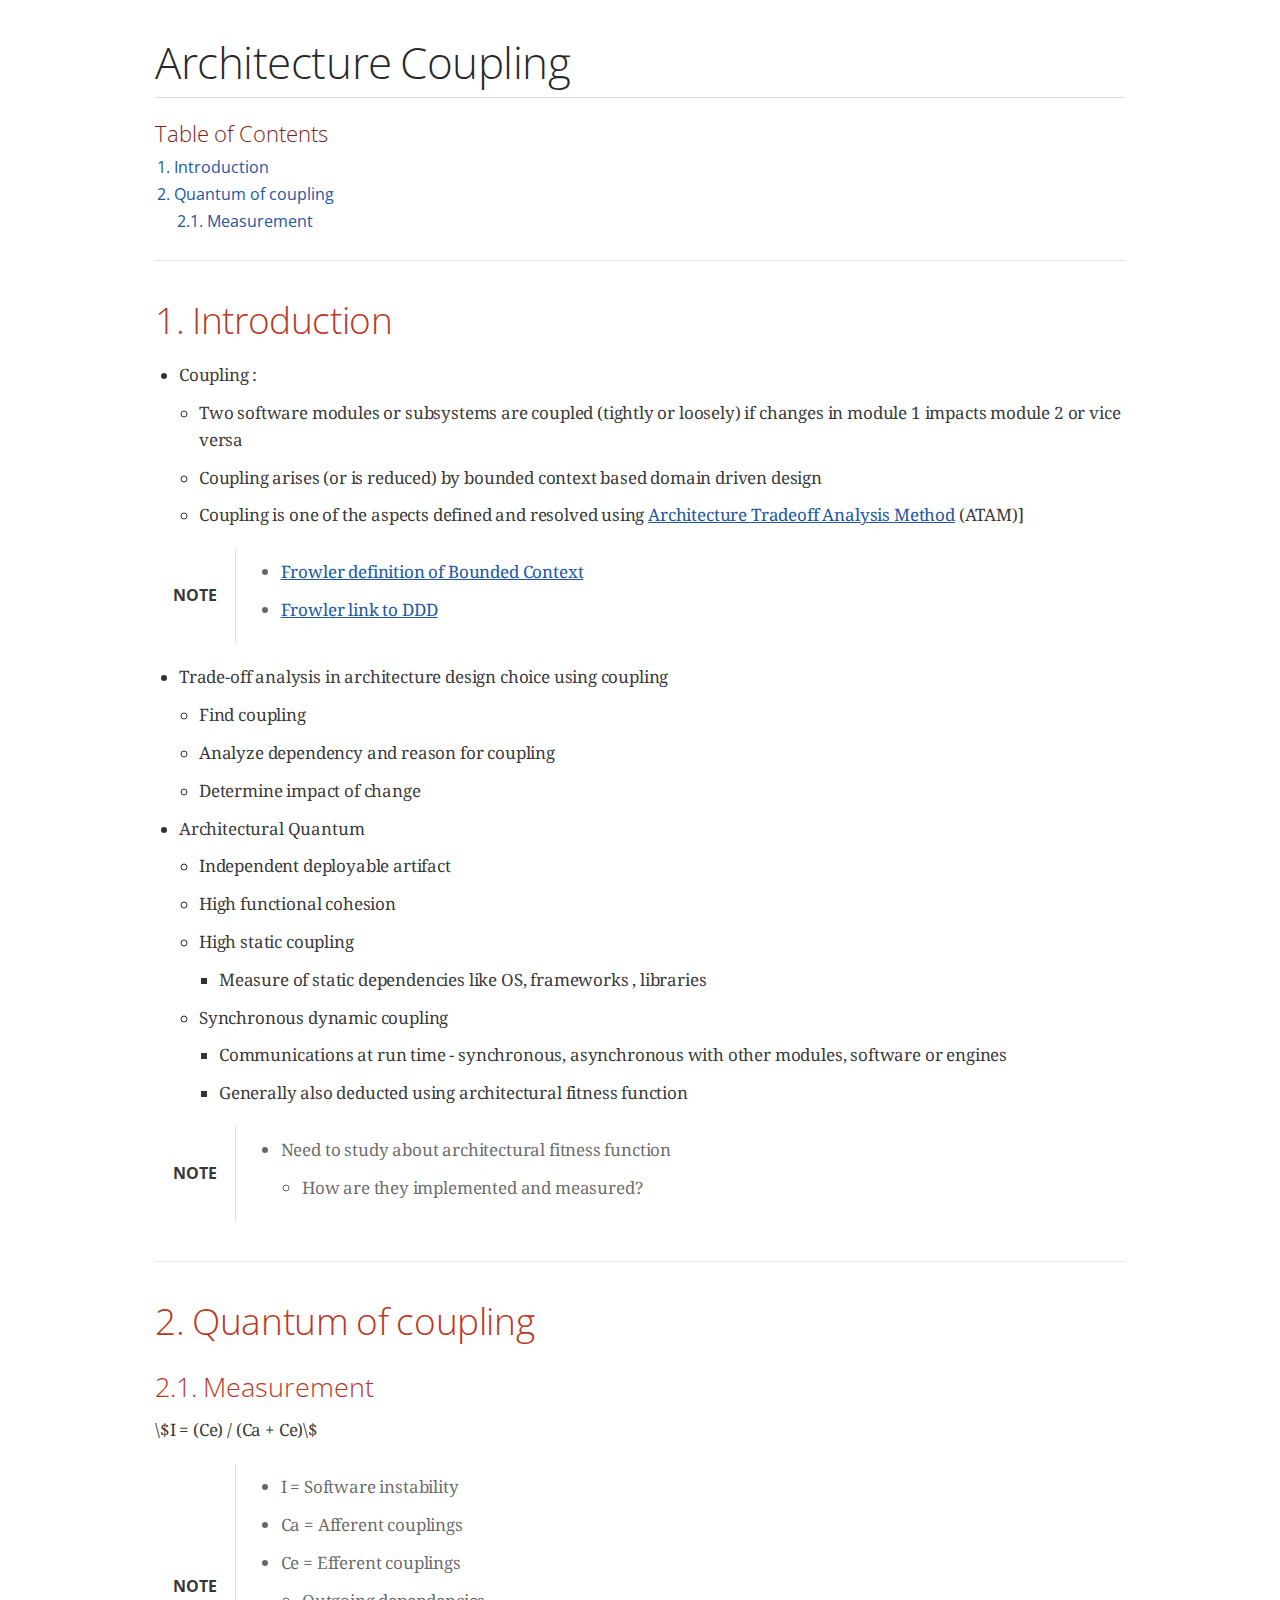
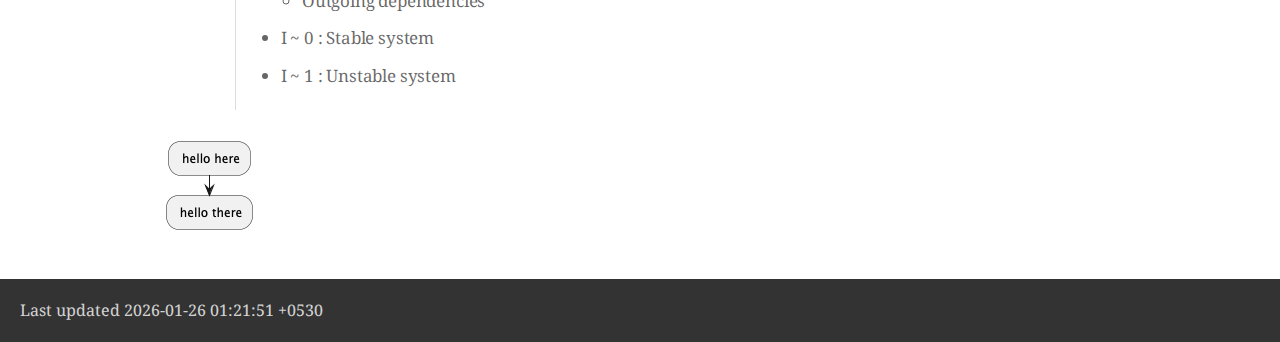
<file: blogs/coupling_in_software_archs.html>
<!DOCTYPE html>
<html lang="en">
<head>
<meta charset="UTF-8">
<meta http-equiv="X-UA-Compatible" content="IE=edge">
<meta name="viewport" content="width=device-width, initial-scale=1.0">
<meta name="generator" content="Asciidoctor 2.0.23">
<title>Architecture Coupling</title>
<link rel="stylesheet" href="https://fonts.googleapis.com/css?family=Open+Sans:300,300italic,400,400italic,600,600italic%7CNoto+Serif:400,400italic,700,700italic%7CDroid+Sans+Mono:400,700">
<style>
/*! Asciidoctor default stylesheet | MIT License | https://asciidoctor.org */
/* Uncomment the following line when using as a custom stylesheet */
/* @import "https://fonts.googleapis.com/css?family=Open+Sans:300,300italic,400,400italic,600,600italic%7CNoto+Serif:400,400italic,700,700italic%7CDroid+Sans+Mono:400,700"; */
html{font-family:sans-serif;-webkit-text-size-adjust:100%}
a{background:none}
a:focus{outline:thin dotted}
a:active,a:hover{outline:0}
h1{font-size:2em;margin:.67em 0}
b,strong{font-weight:bold}
abbr{font-size:.9em}
abbr[title]{cursor:help;border-bottom:1px dotted #dddddf;text-decoration:none}
dfn{font-style:italic}
hr{height:0}
mark{background:#ff0;color:#000}
code,kbd,pre,samp{font-family:monospace;font-size:1em}
pre{white-space:pre-wrap}
q{quotes:"\201C" "\201D" "\2018" "\2019"}
small{font-size:80%}
sub,sup{font-size:75%;line-height:0;position:relative;vertical-align:baseline}
sup{top:-.5em}
sub{bottom:-.25em}
img{border:0}
svg:not(:root){overflow:hidden}
figure{margin:0}
audio,video{display:inline-block}
audio:not([controls]){display:none;height:0}
fieldset{border:1px solid silver;margin:0 2px;padding:.35em .625em .75em}
legend{border:0;padding:0}
button,input,select,textarea{font-family:inherit;font-size:100%;margin:0}
button,input{line-height:normal}
button,select{text-transform:none}
button,html input[type=button],input[type=reset],input[type=submit]{-webkit-appearance:button;cursor:pointer}
button[disabled],html input[disabled]{cursor:default}
input[type=checkbox],input[type=radio]{padding:0}
button::-moz-focus-inner,input::-moz-focus-inner{border:0;padding:0}
textarea{overflow:auto;vertical-align:top}
table{border-collapse:collapse;border-spacing:0}
*,::before,::after{box-sizing:border-box}
html,body{font-size:100%}
body{background:#fff;color:rgba(0,0,0,.8);padding:0;margin:0;font-family:"Noto Serif","DejaVu Serif",serif;line-height:1;position:relative;cursor:auto;-moz-tab-size:4;-o-tab-size:4;tab-size:4;word-wrap:anywhere;-moz-osx-font-smoothing:grayscale;-webkit-font-smoothing:antialiased}
a:hover{cursor:pointer}
img,object,embed{max-width:100%;height:auto}
object,embed{height:100%}
img{-ms-interpolation-mode:bicubic}
.left{float:left!important}
.right{float:right!important}
.text-left{text-align:left!important}
.text-right{text-align:right!important}
.text-center{text-align:center!important}
.text-justify{text-align:justify!important}
.hide{display:none}
img,object,svg{display:inline-block;vertical-align:middle}
textarea{height:auto;min-height:50px}
select{width:100%}
.subheader,.admonitionblock td.content>.title,.audioblock>.title,.exampleblock>.title,.imageblock>.title,.listingblock>.title,.literalblock>.title,.stemblock>.title,.openblock>.title,.paragraph>.title,.quoteblock>.title,table.tableblock>.title,.verseblock>.title,.videoblock>.title,.dlist>.title,.olist>.title,.ulist>.title,.qlist>.title,.hdlist>.title{line-height:1.45;color:#7a2518;font-weight:400;margin-top:0;margin-bottom:.25em}
div,dl,dt,dd,ul,ol,li,h1,h2,h3,#toctitle,.sidebarblock>.content>.title,h4,h5,h6,pre,form,p,blockquote,th,td{margin:0;padding:0}
a{color:#2156a5;text-decoration:underline;line-height:inherit}
a:hover,a:focus{color:#1d4b8f}
a img{border:0}
p{line-height:1.6;margin-bottom:1.25em;text-rendering:optimizeLegibility}
p aside{font-size:.875em;line-height:1.35;font-style:italic}
h1,h2,h3,#toctitle,.sidebarblock>.content>.title,h4,h5,h6{font-family:"Open Sans","DejaVu Sans",sans-serif;font-weight:300;font-style:normal;color:#ba3925;text-rendering:optimizeLegibility;margin-top:1em;margin-bottom:.5em;line-height:1.0125em}
h1 small,h2 small,h3 small,#toctitle small,.sidebarblock>.content>.title small,h4 small,h5 small,h6 small{font-size:60%;color:#e99b8f;line-height:0}
h1{font-size:2.125em}
h2{font-size:1.6875em}
h3,#toctitle,.sidebarblock>.content>.title{font-size:1.375em}
h4,h5{font-size:1.125em}
h6{font-size:1em}
hr{border:solid #dddddf;border-width:1px 0 0;clear:both;margin:1.25em 0 1.1875em}
em,i{font-style:italic;line-height:inherit}
strong,b{font-weight:bold;line-height:inherit}
small{font-size:60%;line-height:inherit}
code{font-family:"Droid Sans Mono","DejaVu Sans Mono",monospace;font-weight:400;color:rgba(0,0,0,.9)}
ul,ol,dl{line-height:1.6;margin-bottom:1.25em;list-style-position:outside;font-family:inherit}
ul,ol{margin-left:1.5em}
ul li ul,ul li ol{margin-left:1.25em;margin-bottom:0}
ul.circle{list-style-type:circle}
ul.disc{list-style-type:disc}
ul.square{list-style-type:square}
ul.circle ul:not([class]),ul.disc ul:not([class]),ul.square ul:not([class]){list-style:inherit}
ol li ul,ol li ol{margin-left:1.25em;margin-bottom:0}
dl dt{margin-bottom:.3125em;font-weight:bold}
dl dd{margin-bottom:1.25em}
blockquote{margin:0 0 1.25em;padding:.5625em 1.25em 0 1.1875em;border-left:1px solid #ddd}
blockquote,blockquote p{line-height:1.6;color:rgba(0,0,0,.85)}
@media screen and (min-width:768px){h1,h2,h3,#toctitle,.sidebarblock>.content>.title,h4,h5,h6{line-height:1.2}
h1{font-size:2.75em}
h2{font-size:2.3125em}
h3,#toctitle,.sidebarblock>.content>.title{font-size:1.6875em}
h4{font-size:1.4375em}}
table{background:#fff;margin-bottom:1.25em;border:1px solid #dedede;word-wrap:normal}
table thead,table tfoot{background:#f7f8f7}
table thead tr th,table thead tr td,table tfoot tr th,table tfoot tr td{padding:.5em .625em .625em;font-size:inherit;color:rgba(0,0,0,.8);text-align:left}
table tr th,table tr td{padding:.5625em .625em;font-size:inherit;color:rgba(0,0,0,.8)}
table tr.even,table tr.alt{background:#f8f8f7}
table thead tr th,table tfoot tr th,table tbody tr td,table tr td,table tfoot tr td{line-height:1.6}
h1,h2,h3,#toctitle,.sidebarblock>.content>.title,h4,h5,h6{line-height:1.2;word-spacing:-.05em}
h1 strong,h2 strong,h3 strong,#toctitle strong,.sidebarblock>.content>.title strong,h4 strong,h5 strong,h6 strong{font-weight:400}
.center{margin-left:auto;margin-right:auto}
.stretch{width:100%}
.clearfix::before,.clearfix::after,.float-group::before,.float-group::after{content:" ";display:table}
.clearfix::after,.float-group::after{clear:both}
:not(pre).nobreak{word-wrap:normal}
:not(pre).nowrap{white-space:nowrap}
:not(pre).pre-wrap{white-space:pre-wrap}
:not(pre):not([class^=L])>code{font-size:.9375em;font-style:normal!important;letter-spacing:0;padding:.1em .5ex;word-spacing:-.15em;background:#f7f7f8;border-radius:4px;line-height:1.45;text-rendering:optimizeSpeed}
pre{color:rgba(0,0,0,.9);font-family:"Droid Sans Mono","DejaVu Sans Mono",monospace;line-height:1.45;text-rendering:optimizeSpeed}
pre code,pre pre{color:inherit;font-size:inherit;line-height:inherit}
pre>code{display:block}
pre.nowrap,pre.nowrap pre{white-space:pre;word-wrap:normal}
em em{font-style:normal}
strong strong{font-weight:400}
.keyseq{color:rgba(51,51,51,.8)}
kbd{font-family:"Droid Sans Mono","DejaVu Sans Mono",monospace;display:inline-block;color:rgba(0,0,0,.8);font-size:.65em;line-height:1.45;background:#f7f7f7;border:1px solid #ccc;border-radius:3px;box-shadow:0 1px 0 rgba(0,0,0,.2),inset 0 0 0 .1em #fff;margin:0 .15em;padding:.2em .5em;vertical-align:middle;position:relative;top:-.1em;white-space:nowrap}
.keyseq kbd:first-child{margin-left:0}
.keyseq kbd:last-child{margin-right:0}
.menuseq,.menuref{color:#000}
.menuseq b:not(.caret),.menuref{font-weight:inherit}
.menuseq{word-spacing:-.02em}
.menuseq b.caret{font-size:1.25em;line-height:.8}
.menuseq i.caret{font-weight:bold;text-align:center;width:.45em}
b.button::before,b.button::after{position:relative;top:-1px;font-weight:400}
b.button::before{content:"[";padding:0 3px 0 2px}
b.button::after{content:"]";padding:0 2px 0 3px}
p a>code:hover{color:rgba(0,0,0,.9)}
#header,#content,#footnotes,#footer{width:100%;margin:0 auto;max-width:62.5em;*zoom:1;position:relative;padding-left:.9375em;padding-right:.9375em}
#header::before,#header::after,#content::before,#content::after,#footnotes::before,#footnotes::after,#footer::before,#footer::after{content:" ";display:table}
#header::after,#content::after,#footnotes::after,#footer::after{clear:both}
#content{margin-top:1.25em}
#content::before{content:none}
#header>h1:first-child{color:rgba(0,0,0,.85);margin-top:2.25rem;margin-bottom:0}
#header>h1:first-child+#toc{margin-top:8px;border-top:1px solid #dddddf}
#header>h1:only-child{border-bottom:1px solid #dddddf;padding-bottom:8px}
#header .details{border-bottom:1px solid #dddddf;line-height:1.45;padding-top:.25em;padding-bottom:.25em;padding-left:.25em;color:rgba(0,0,0,.6);display:flex;flex-flow:row wrap}
#header .details span:first-child{margin-left:-.125em}
#header .details span.email a{color:rgba(0,0,0,.85)}
#header .details br{display:none}
#header .details br+span::before{content:"\00a0\2013\00a0"}
#header .details br+span.author::before{content:"\00a0\22c5\00a0";color:rgba(0,0,0,.85)}
#header .details br+span#revremark::before{content:"\00a0|\00a0"}
#header #revnumber{text-transform:capitalize}
#header #revnumber::after{content:"\00a0"}
#content>h1:first-child:not([class]){color:rgba(0,0,0,.85);border-bottom:1px solid #dddddf;padding-bottom:8px;margin-top:0;padding-top:1rem;margin-bottom:1.25rem}
#toc{border-bottom:1px solid #e7e7e9;padding-bottom:.5em}
#toc>ul{margin-left:.125em}
#toc ul.sectlevel0>li>a{font-style:italic}
#toc ul.sectlevel0 ul.sectlevel1{margin:.5em 0}
#toc ul{font-family:"Open Sans","DejaVu Sans",sans-serif;list-style-type:none}
#toc li{line-height:1.3334;margin-top:.3334em}
#toc a{text-decoration:none}
#toc a:active{text-decoration:underline}
#toctitle{color:#7a2518;font-size:1.2em}
@media screen and (min-width:768px){#toctitle{font-size:1.375em}
body.toc2{padding-left:15em;padding-right:0}
body.toc2 #header>h1:nth-last-child(2){border-bottom:1px solid #dddddf;padding-bottom:8px}
#toc.toc2{margin-top:0!important;background:#f8f8f7;position:fixed;width:15em;left:0;top:0;border-right:1px solid #e7e7e9;border-top-width:0!important;border-bottom-width:0!important;z-index:1000;padding:1.25em 1em;height:100%;overflow:auto}
#toc.toc2 #toctitle{margin-top:0;margin-bottom:.8rem;font-size:1.2em}
#toc.toc2>ul{font-size:.9em;margin-bottom:0}
#toc.toc2 ul ul{margin-left:0;padding-left:1em}
#toc.toc2 ul.sectlevel0 ul.sectlevel1{padding-left:0;margin-top:.5em;margin-bottom:.5em}
body.toc2.toc-right{padding-left:0;padding-right:15em}
body.toc2.toc-right #toc.toc2{border-right-width:0;border-left:1px solid #e7e7e9;left:auto;right:0}}
@media screen and (min-width:1280px){body.toc2{padding-left:20em;padding-right:0}
#toc.toc2{width:20em}
#toc.toc2 #toctitle{font-size:1.375em}
#toc.toc2>ul{font-size:.95em}
#toc.toc2 ul ul{padding-left:1.25em}
body.toc2.toc-right{padding-left:0;padding-right:20em}}
#content #toc{border:1px solid #e0e0dc;margin-bottom:1.25em;padding:1.25em;background:#f8f8f7;border-radius:4px}
#content #toc>:first-child{margin-top:0}
#content #toc>:last-child{margin-bottom:0}
#footer{max-width:none;background:rgba(0,0,0,.8);padding:1.25em}
#footer-text{color:hsla(0,0%,100%,.8);line-height:1.44}
#content{margin-bottom:.625em}
.sect1{padding-bottom:.625em}
@media screen and (min-width:768px){#content{margin-bottom:1.25em}
.sect1{padding-bottom:1.25em}}
.sect1:last-child{padding-bottom:0}
.sect1+.sect1{border-top:1px solid #e7e7e9}
#content h1>a.anchor,h2>a.anchor,h3>a.anchor,#toctitle>a.anchor,.sidebarblock>.content>.title>a.anchor,h4>a.anchor,h5>a.anchor,h6>a.anchor{position:absolute;z-index:1001;width:1.5ex;margin-left:-1.5ex;display:block;text-decoration:none!important;visibility:hidden;text-align:center;font-weight:400}
#content h1>a.anchor::before,h2>a.anchor::before,h3>a.anchor::before,#toctitle>a.anchor::before,.sidebarblock>.content>.title>a.anchor::before,h4>a.anchor::before,h5>a.anchor::before,h6>a.anchor::before{content:"\00A7";font-size:.85em;display:block;padding-top:.1em}
#content h1:hover>a.anchor,#content h1>a.anchor:hover,h2:hover>a.anchor,h2>a.anchor:hover,h3:hover>a.anchor,#toctitle:hover>a.anchor,.sidebarblock>.content>.title:hover>a.anchor,h3>a.anchor:hover,#toctitle>a.anchor:hover,.sidebarblock>.content>.title>a.anchor:hover,h4:hover>a.anchor,h4>a.anchor:hover,h5:hover>a.anchor,h5>a.anchor:hover,h6:hover>a.anchor,h6>a.anchor:hover{visibility:visible}
#content h1>a.link,h2>a.link,h3>a.link,#toctitle>a.link,.sidebarblock>.content>.title>a.link,h4>a.link,h5>a.link,h6>a.link{color:#ba3925;text-decoration:none}
#content h1>a.link:hover,h2>a.link:hover,h3>a.link:hover,#toctitle>a.link:hover,.sidebarblock>.content>.title>a.link:hover,h4>a.link:hover,h5>a.link:hover,h6>a.link:hover{color:#a53221}
details,.audioblock,.imageblock,.literalblock,.listingblock,.stemblock,.videoblock{margin-bottom:1.25em}
details{margin-left:1.25rem}
details>summary{cursor:pointer;display:block;position:relative;line-height:1.6;margin-bottom:.625rem;outline:none;-webkit-tap-highlight-color:transparent}
details>summary::-webkit-details-marker{display:none}
details>summary::before{content:"";border:solid transparent;border-left:solid;border-width:.3em 0 .3em .5em;position:absolute;top:.5em;left:-1.25rem;transform:translateX(15%)}
details[open]>summary::before{border:solid transparent;border-top:solid;border-width:.5em .3em 0;transform:translateY(15%)}
details>summary::after{content:"";width:1.25rem;height:1em;position:absolute;top:.3em;left:-1.25rem}
.admonitionblock td.content>.title,.audioblock>.title,.exampleblock>.title,.imageblock>.title,.listingblock>.title,.literalblock>.title,.stemblock>.title,.openblock>.title,.paragraph>.title,.quoteblock>.title,table.tableblock>.title,.verseblock>.title,.videoblock>.title,.dlist>.title,.olist>.title,.ulist>.title,.qlist>.title,.hdlist>.title{text-rendering:optimizeLegibility;text-align:left;font-family:"Noto Serif","DejaVu Serif",serif;font-size:1rem;font-style:italic}
table.tableblock.fit-content>caption.title{white-space:nowrap;width:0}
.paragraph.lead>p,#preamble>.sectionbody>[class=paragraph]:first-of-type p{font-size:1.21875em;line-height:1.6;color:rgba(0,0,0,.85)}
.admonitionblock>table{border-collapse:separate;border:0;background:none;width:100%}
.admonitionblock>table td.icon{text-align:center;width:80px}
.admonitionblock>table td.icon img{max-width:none}
.admonitionblock>table td.icon .title{font-weight:bold;font-family:"Open Sans","DejaVu Sans",sans-serif;text-transform:uppercase}
.admonitionblock>table td.content{padding-left:1.125em;padding-right:1.25em;border-left:1px solid #dddddf;color:rgba(0,0,0,.6);word-wrap:anywhere}
.admonitionblock>table td.content>:last-child>:last-child{margin-bottom:0}
.exampleblock>.content{border:1px solid #e6e6e6;margin-bottom:1.25em;padding:1.25em;background:#fff;border-radius:4px}
.sidebarblock{border:1px solid #dbdbd6;margin-bottom:1.25em;padding:1.25em;background:#f3f3f2;border-radius:4px}
.sidebarblock>.content>.title{color:#7a2518;margin-top:0;text-align:center}
.exampleblock>.content>:first-child,.sidebarblock>.content>:first-child{margin-top:0}
.exampleblock>.content>:last-child,.exampleblock>.content>:last-child>:last-child,.exampleblock>.content .olist>ol>li:last-child>:last-child,.exampleblock>.content .ulist>ul>li:last-child>:last-child,.exampleblock>.content .qlist>ol>li:last-child>:last-child,.sidebarblock>.content>:last-child,.sidebarblock>.content>:last-child>:last-child,.sidebarblock>.content .olist>ol>li:last-child>:last-child,.sidebarblock>.content .ulist>ul>li:last-child>:last-child,.sidebarblock>.content .qlist>ol>li:last-child>:last-child{margin-bottom:0}
.literalblock pre,.listingblock>.content>pre{border-radius:4px;overflow-x:auto;padding:1em;font-size:.8125em}
@media screen and (min-width:768px){.literalblock pre,.listingblock>.content>pre{font-size:.90625em}}
@media screen and (min-width:1280px){.literalblock pre,.listingblock>.content>pre{font-size:1em}}
.literalblock pre,.listingblock>.content>pre:not(.highlight),.listingblock>.content>pre[class=highlight],.listingblock>.content>pre[class^="highlight "]{background:#f7f7f8}
.literalblock.output pre{color:#f7f7f8;background:rgba(0,0,0,.9)}
.listingblock>.content{position:relative}
.listingblock code[data-lang]::before{display:none;content:attr(data-lang);position:absolute;font-size:.75em;top:.425rem;right:.5rem;line-height:1;text-transform:uppercase;color:inherit;opacity:.5}
.listingblock:hover code[data-lang]::before{display:block}
.listingblock.terminal pre .command::before{content:attr(data-prompt);padding-right:.5em;color:inherit;opacity:.5}
.listingblock.terminal pre .command:not([data-prompt])::before{content:"$"}
.listingblock pre.highlightjs{padding:0}
.listingblock pre.highlightjs>code{padding:1em;border-radius:4px}
.listingblock pre.prettyprint{border-width:0}
.prettyprint{background:#f7f7f8}
pre.prettyprint .linenums{line-height:1.45;margin-left:2em}
pre.prettyprint li{background:none;list-style-type:inherit;padding-left:0}
pre.prettyprint li code[data-lang]::before{opacity:1}
pre.prettyprint li:not(:first-child) code[data-lang]::before{display:none}
table.linenotable{border-collapse:separate;border:0;margin-bottom:0;background:none}
table.linenotable td[class]{color:inherit;vertical-align:top;padding:0;line-height:inherit;white-space:normal}
table.linenotable td.code{padding-left:.75em}
table.linenotable td.linenos,pre.pygments .linenos{border-right:1px solid;opacity:.35;padding-right:.5em;-webkit-user-select:none;-moz-user-select:none;-ms-user-select:none;user-select:none}
pre.pygments span.linenos{display:inline-block;margin-right:.75em}
.quoteblock{margin:0 1em 1.25em 1.5em;display:table}
.quoteblock:not(.excerpt)>.title{margin-left:-1.5em;margin-bottom:.75em}
.quoteblock blockquote,.quoteblock p{color:rgba(0,0,0,.85);font-size:1.15rem;line-height:1.75;word-spacing:.1em;letter-spacing:0;font-style:italic;text-align:justify}
.quoteblock blockquote{margin:0;padding:0;border:0}
.quoteblock blockquote::before{content:"\201c";float:left;font-size:2.75em;font-weight:bold;line-height:.6em;margin-left:-.6em;color:#7a2518;text-shadow:0 1px 2px rgba(0,0,0,.1)}
.quoteblock blockquote>.paragraph:last-child p{margin-bottom:0}
.quoteblock .attribution{margin-top:.75em;margin-right:.5ex;text-align:right}
.verseblock{margin:0 1em 1.25em}
.verseblock pre{font-family:"Open Sans","DejaVu Sans",sans-serif;font-size:1.15rem;color:rgba(0,0,0,.85);font-weight:300;text-rendering:optimizeLegibility}
.verseblock pre strong{font-weight:400}
.verseblock .attribution{margin-top:1.25rem;margin-left:.5ex}
.quoteblock .attribution,.verseblock .attribution{font-size:.9375em;line-height:1.45;font-style:italic}
.quoteblock .attribution br,.verseblock .attribution br{display:none}
.quoteblock .attribution cite,.verseblock .attribution cite{display:block;letter-spacing:-.025em;color:rgba(0,0,0,.6)}
.quoteblock.abstract blockquote::before,.quoteblock.excerpt blockquote::before,.quoteblock .quoteblock blockquote::before{display:none}
.quoteblock.abstract blockquote,.quoteblock.abstract p,.quoteblock.excerpt blockquote,.quoteblock.excerpt p,.quoteblock .quoteblock blockquote,.quoteblock .quoteblock p{line-height:1.6;word-spacing:0}
.quoteblock.abstract{margin:0 1em 1.25em;display:block}
.quoteblock.abstract>.title{margin:0 0 .375em;font-size:1.15em;text-align:center}
.quoteblock.excerpt>blockquote,.quoteblock .quoteblock{padding:0 0 .25em 1em;border-left:.25em solid #dddddf}
.quoteblock.excerpt,.quoteblock .quoteblock{margin-left:0}
.quoteblock.excerpt blockquote,.quoteblock.excerpt p,.quoteblock .quoteblock blockquote,.quoteblock .quoteblock p{color:inherit;font-size:1.0625rem}
.quoteblock.excerpt .attribution,.quoteblock .quoteblock .attribution{color:inherit;font-size:.85rem;text-align:left;margin-right:0}
p.tableblock:last-child{margin-bottom:0}
td.tableblock>.content{margin-bottom:1.25em;word-wrap:anywhere}
td.tableblock>.content>:last-child{margin-bottom:-1.25em}
table.tableblock,th.tableblock,td.tableblock{border:0 solid #dedede}
table.grid-all>*>tr>*{border-width:1px}
table.grid-cols>*>tr>*{border-width:0 1px}
table.grid-rows>*>tr>*{border-width:1px 0}
table.frame-all{border-width:1px}
table.frame-ends{border-width:1px 0}
table.frame-sides{border-width:0 1px}
table.frame-none>colgroup+*>:first-child>*,table.frame-sides>colgroup+*>:first-child>*{border-top-width:0}
table.frame-none>:last-child>:last-child>*,table.frame-sides>:last-child>:last-child>*{border-bottom-width:0}
table.frame-none>*>tr>:first-child,table.frame-ends>*>tr>:first-child{border-left-width:0}
table.frame-none>*>tr>:last-child,table.frame-ends>*>tr>:last-child{border-right-width:0}
table.stripes-all>*>tr,table.stripes-odd>*>tr:nth-of-type(odd),table.stripes-even>*>tr:nth-of-type(even),table.stripes-hover>*>tr:hover{background:#f8f8f7}
th.halign-left,td.halign-left{text-align:left}
th.halign-right,td.halign-right{text-align:right}
th.halign-center,td.halign-center{text-align:center}
th.valign-top,td.valign-top{vertical-align:top}
th.valign-bottom,td.valign-bottom{vertical-align:bottom}
th.valign-middle,td.valign-middle{vertical-align:middle}
table thead th,table tfoot th{font-weight:bold}
tbody tr th{background:#f7f8f7}
tbody tr th,tbody tr th p,tfoot tr th,tfoot tr th p{color:rgba(0,0,0,.8);font-weight:bold}
p.tableblock>code:only-child{background:none;padding:0}
p.tableblock{font-size:1em}
ol{margin-left:1.75em}
ul li ol{margin-left:1.5em}
dl dd{margin-left:1.125em}
dl dd:last-child,dl dd:last-child>:last-child{margin-bottom:0}
li p,ul dd,ol dd,.olist .olist,.ulist .ulist,.ulist .olist,.olist .ulist{margin-bottom:.625em}
ul.checklist,ul.none,ol.none,ul.no-bullet,ol.no-bullet,ol.unnumbered,ul.unstyled,ol.unstyled{list-style-type:none}
ul.no-bullet,ol.no-bullet,ol.unnumbered{margin-left:.625em}
ul.unstyled,ol.unstyled{margin-left:0}
li>p:empty:only-child::before{content:"";display:inline-block}
ul.checklist>li>p:first-child{margin-left:-1em}
ul.checklist>li>p:first-child>.fa-square-o:first-child,ul.checklist>li>p:first-child>.fa-check-square-o:first-child{width:1.25em;font-size:.8em;position:relative;bottom:.125em}
ul.checklist>li>p:first-child>input[type=checkbox]:first-child{margin-right:.25em}
ul.inline{display:flex;flex-flow:row wrap;list-style:none;margin:0 0 .625em -1.25em}
ul.inline>li{margin-left:1.25em}
.unstyled dl dt{font-weight:400;font-style:normal}
ol.arabic{list-style-type:decimal}
ol.decimal{list-style-type:decimal-leading-zero}
ol.loweralpha{list-style-type:lower-alpha}
ol.upperalpha{list-style-type:upper-alpha}
ol.lowerroman{list-style-type:lower-roman}
ol.upperroman{list-style-type:upper-roman}
ol.lowergreek{list-style-type:lower-greek}
.hdlist>table,.colist>table{border:0;background:none}
.hdlist>table>tbody>tr,.colist>table>tbody>tr{background:none}
td.hdlist1,td.hdlist2{vertical-align:top;padding:0 .625em}
td.hdlist1{font-weight:bold;padding-bottom:1.25em}
td.hdlist2{word-wrap:anywhere}
.literalblock+.colist,.listingblock+.colist{margin-top:-.5em}
.colist td:not([class]):first-child{padding:.4em .75em 0;line-height:1;vertical-align:top}
.colist td:not([class]):first-child img{max-width:none}
.colist td:not([class]):last-child{padding:.25em 0}
.thumb,.th{line-height:0;display:inline-block;border:4px solid #fff;box-shadow:0 0 0 1px #ddd}
.imageblock.left{margin:.25em .625em 1.25em 0}
.imageblock.right{margin:.25em 0 1.25em .625em}
.imageblock>.title{margin-bottom:0}
.imageblock.thumb,.imageblock.th{border-width:6px}
.imageblock.thumb>.title,.imageblock.th>.title{padding:0 .125em}
.image.left,.image.right{margin-top:.25em;margin-bottom:.25em;display:inline-block;line-height:0}
.image.left{margin-right:.625em}
.image.right{margin-left:.625em}
a.image{text-decoration:none;display:inline-block}
a.image object{pointer-events:none}
sup.footnote,sup.footnoteref{font-size:.875em;position:static;vertical-align:super}
sup.footnote a,sup.footnoteref a{text-decoration:none}
sup.footnote a:active,sup.footnoteref a:active,#footnotes .footnote a:first-of-type:active{text-decoration:underline}
#footnotes{padding-top:.75em;padding-bottom:.75em;margin-bottom:.625em}
#footnotes hr{width:20%;min-width:6.25em;margin:-.25em 0 .75em;border-width:1px 0 0}
#footnotes .footnote{padding:0 .375em 0 .225em;line-height:1.3334;font-size:.875em;margin-left:1.2em;margin-bottom:.2em}
#footnotes .footnote a:first-of-type{font-weight:bold;text-decoration:none;margin-left:-1.05em}
#footnotes .footnote:last-of-type{margin-bottom:0}
#content #footnotes{margin-top:-.625em;margin-bottom:0;padding:.75em 0}
div.unbreakable{page-break-inside:avoid}
.big{font-size:larger}
.small{font-size:smaller}
.underline{text-decoration:underline}
.overline{text-decoration:overline}
.line-through{text-decoration:line-through}
.aqua{color:#00bfbf}
.aqua-background{background:#00fafa}
.black{color:#000}
.black-background{background:#000}
.blue{color:#0000bf}
.blue-background{background:#0000fa}
.fuchsia{color:#bf00bf}
.fuchsia-background{background:#fa00fa}
.gray{color:#606060}
.gray-background{background:#7d7d7d}
.green{color:#006000}
.green-background{background:#007d00}
.lime{color:#00bf00}
.lime-background{background:#00fa00}
.maroon{color:#600000}
.maroon-background{background:#7d0000}
.navy{color:#000060}
.navy-background{background:#00007d}
.olive{color:#606000}
.olive-background{background:#7d7d00}
.purple{color:#600060}
.purple-background{background:#7d007d}
.red{color:#bf0000}
.red-background{background:#fa0000}
.silver{color:#909090}
.silver-background{background:#bcbcbc}
.teal{color:#006060}
.teal-background{background:#007d7d}
.white{color:#bfbfbf}
.white-background{background:#fafafa}
.yellow{color:#bfbf00}
.yellow-background{background:#fafa00}
span.icon>.fa{cursor:default}
a span.icon>.fa{cursor:inherit}
.admonitionblock td.icon [class^="fa icon-"]{font-size:2.5em;text-shadow:1px 1px 2px rgba(0,0,0,.5);cursor:default}
.admonitionblock td.icon .icon-note::before{content:"\f05a";color:#19407c}
.admonitionblock td.icon .icon-tip::before{content:"\f0eb";text-shadow:1px 1px 2px rgba(155,155,0,.8);color:#111}
.admonitionblock td.icon .icon-warning::before{content:"\f071";color:#bf6900}
.admonitionblock td.icon .icon-caution::before{content:"\f06d";color:#bf3400}
.admonitionblock td.icon .icon-important::before{content:"\f06a";color:#bf0000}
.conum[data-value]{display:inline-block;color:#fff!important;background:rgba(0,0,0,.8);border-radius:50%;text-align:center;font-size:.75em;width:1.67em;height:1.67em;line-height:1.67em;font-family:"Open Sans","DejaVu Sans",sans-serif;font-style:normal;font-weight:bold}
.conum[data-value] *{color:#fff!important}
.conum[data-value]+b{display:none}
.conum[data-value]::after{content:attr(data-value)}
pre .conum[data-value]{position:relative;top:-.125em}
b.conum *{color:inherit!important}
.conum:not([data-value]):empty{display:none}
dt,th.tableblock,td.content,div.footnote{text-rendering:optimizeLegibility}
h1,h2,p,td.content,span.alt,summary{letter-spacing:-.01em}
p strong,td.content strong,div.footnote strong{letter-spacing:-.005em}
p,blockquote,dt,td.content,td.hdlist1,span.alt,summary{font-size:1.0625rem}
p{margin-bottom:1.25rem}
.sidebarblock p,.sidebarblock dt,.sidebarblock td.content,p.tableblock{font-size:1em}
.exampleblock>.content{background:#fffef7;border-color:#e0e0dc;box-shadow:0 1px 4px #e0e0dc}
.print-only{display:none!important}
@page{margin:1.25cm .75cm}
@media print{*{box-shadow:none!important;text-shadow:none!important}
html{font-size:80%}
a{color:inherit!important;text-decoration:underline!important}
a.bare,a[href^="#"],a[href^="mailto:"]{text-decoration:none!important}
a[href^="http:"]:not(.bare)::after,a[href^="https:"]:not(.bare)::after{content:"(" attr(href) ")";display:inline-block;font-size:.875em;padding-left:.25em}
abbr[title]{border-bottom:1px dotted}
abbr[title]::after{content:" (" attr(title) ")"}
pre,blockquote,tr,img,object,svg{page-break-inside:avoid}
thead{display:table-header-group}
svg{max-width:100%}
p,blockquote,dt,td.content{font-size:1em;orphans:3;widows:3}
h2,h3,#toctitle,.sidebarblock>.content>.title{page-break-after:avoid}
#header,#content,#footnotes,#footer{max-width:none}
#toc,.sidebarblock,.exampleblock>.content{background:none!important}
#toc{border-bottom:1px solid #dddddf!important;padding-bottom:0!important}
body.book #header{text-align:center}
body.book #header>h1:first-child{border:0!important;margin:2.5em 0 1em}
body.book #header .details{border:0!important;display:block;padding:0!important}
body.book #header .details span:first-child{margin-left:0!important}
body.book #header .details br{display:block}
body.book #header .details br+span::before{content:none!important}
body.book #toc{border:0!important;text-align:left!important;padding:0!important;margin:0!important}
body.book #toc,body.book #preamble,body.book h1.sect0,body.book .sect1>h2{page-break-before:always}
.listingblock code[data-lang]::before{display:block}
#footer{padding:0 .9375em}
.hide-on-print{display:none!important}
.print-only{display:block!important}
.hide-for-print{display:none!important}
.show-for-print{display:inherit!important}}
@media amzn-kf8,print{#header>h1:first-child{margin-top:1.25rem}
.sect1{padding:0!important}
.sect1+.sect1{border:0}
#footer{background:none}
#footer-text{color:rgba(0,0,0,.6);font-size:.9em}}
@media amzn-kf8{#header,#content,#footnotes,#footer{padding:0}}
</style>
<style>
/*! Asciidoctor Tabs | Copyright (c) 2018-present Dan Allen | MIT License */
.tabs {
    margin-bottom: 1.25em;
}

.tablist > ul {
    display: flex;
    flex-wrap: wrap;
    list-style: none;
    margin: 0;
    padding: 0;
}

.tablist > ul li {
    align-items: center;
    background-color: #fff;
    cursor: pointer;
    display: flex;
    font-weight: bold;
    line-height: 1.5;
    padding: 0.25em 1em;
    position: relative;
}

.tablist > ul li:focus-visible {
    outline: none;
}

.tablist.ulist,
.tablist.ulist > ul li {
    margin: 0;
}

.tablist.ulist > ul li + li {
    margin-left: 0.25em;
}

.tabs .tablist li::after {
    content: "";
    display: block;
    height: 1px;
    position: absolute;
    bottom: -1px;
    left: 0;
    right: 0;
}

.tabs.is-loading .tablist li:not(:first-child),
.tabs:not(.is-loading) .tablist li:not(.is-selected) {
    background-color: #f5f5f5;
}

.tabs.is-loading .tablist li:first-child::after,
.tabs:not(.is-loading) .tablist li.is-selected::after {
    background-color: #fff;
}

/*
.tabs:not(.is-loading) .tablist li,
.tabs:not(.is-loading) .tablist li::after {
  transition: background-color 200ms ease-in-out;
}
*/

.tablist > ul p {
    line-height: inherit;
    margin: 0;
}

.tabpanel {
    background-color: #fff;
    padding: 1.25em;
}

.tablist > ul li,
.tabpanel {
    border: 1px solid #dcdcdc;
}

.tablist > ul li {
    border-bottom: 0;
}

.tabs.is-loading .tabpanel + .tabpanel,
.tabs:not(.is-loading) .tabpanel.is-hidden {
    display: none;
}

.tabpanel > :first-child {
    margin-top: 0;
}

/* #content is a signature of the Asciidoctor standalone HTML output */
#content .tabpanel > :last-child,
#content .tabpanel > :last-child > :last-child,
#content .tabpanel > :last-child > :last-child > li:last-child > :last-child {
    margin-bottom: 0;
}

.tablecontainer {
    overflow-x: auto;
}

#content .tablecontainer {
    margin-bottom: 1.25em;
}

#content .tablecontainer > table.tableblock {
    margin-bottom: 0;
}
</style>
</head>
<body class="article">
<div id="header">
<h1>Architecture Coupling</h1>
<div id="toc" class="toc">
<div id="toctitle">Table of Contents</div>
<ul class="sectlevel1">
<li><a href="#_introduction">1. Introduction</a></li>
<li><a href="#_quantum_of_coupling">2. Quantum of coupling</a>
<ul class="sectlevel2">
<li><a href="#_measurement">2.1. Measurement</a></li>
</ul>
</li>
</ul>
</div>
</div>
<div id="content">
<div class="sect1">
<h2 id="_introduction">1. Introduction</h2>
<div class="sectionbody">
<div class="ulist">
<ul>
<li>
<p>Coupling :</p>
<div class="ulist">
<ul>
<li>
<p>Two software modules or subsystems are coupled (tightly or loosely) if changes in module 1 impacts module 2 or vice versa</p>
</li>
<li>
<p>Coupling arises (or is reduced) by bounded context based domain driven design</p>
</li>
<li>
<p>Coupling is one of the aspects defined and resolved using <a href="https://en.wikipedia.org/wiki/Architecture_tradeoff_analysis_method">Architecture Tradeoff Analysis Method</a> (ATAM)]</p>
</li>
</ul>
</div>
</li>
</ul>
</div>
<div class="admonitionblock note">
<table>
<tr>
<td class="icon">
<div class="title">Note</div>
</td>
<td class="content">
<div class="ulist">
<ul>
<li>
<p><a href="https://www.martinfowler.com/bliki/BoundedContext.html">Frowler definition of Bounded Context</a></p>
</li>
<li>
<p><a href="https://martinfowler.com/bliki/DomainDrivenDesign.html">Frowler link to DDD</a></p>
</li>
</ul>
</div>
</td>
</tr>
</table>
</div>
<div class="ulist">
<ul>
<li>
<p>Trade-off analysis in architecture design choice using coupling</p>
<div class="ulist">
<ul>
<li>
<p>Find coupling</p>
</li>
<li>
<p>Analyze dependency and reason for coupling</p>
</li>
<li>
<p>Determine impact of change</p>
</li>
</ul>
</div>
</li>
<li>
<p>Architectural Quantum</p>
<div class="ulist">
<ul>
<li>
<p>Independent deployable artifact</p>
</li>
<li>
<p>High functional cohesion</p>
</li>
<li>
<p>High static coupling</p>
<div class="ulist">
<ul>
<li>
<p>Measure of static dependencies like OS, frameworks , libraries</p>
</li>
</ul>
</div>
</li>
<li>
<p>Synchronous dynamic coupling</p>
<div class="ulist">
<ul>
<li>
<p>Communications at run time - synchronous, asynchronous with other modules, software or engines</p>
</li>
<li>
<p>Generally also deducted using architectural fitness function</p>
</li>
</ul>
</div>
</li>
</ul>
</div>
</li>
</ul>
</div>
<div class="admonitionblock note">
<table>
<tr>
<td class="icon">
<div class="title">Note</div>
</td>
<td class="content">
<div class="ulist">
<ul>
<li>
<p>Need to study about architectural fitness function</p>
<div class="ulist">
<ul>
<li>
<p>How are they implemented and measured?</p>
</li>
</ul>
</div>
</li>
</ul>
</div>
</td>
</tr>
</table>
</div>
</div>
</div>
<div class="sect1">
<h2 id="_quantum_of_coupling">2. Quantum of coupling</h2>
<div class="sectionbody">
<div class="sect2">
<h3 id="_measurement">2.1. Measurement</h3>
<div class="paragraph">
<p>\$I = (Ce) / (Ca + Ce)\$</p>
</div>
<div class="admonitionblock note">
<table>
<tr>
<td class="icon">
<div class="title">Note</div>
</td>
<td class="content">
<div class="ulist">
<ul>
<li>
<p>I = Software instability</p>
</li>
<li>
<p>Ca = Afferent couplings</p>
</li>
<li>
<p>Ce = Efferent couplings</p>
<div class="ulist">
<ul>
<li>
<p>Outgoing dependencies</p>
</li>
</ul>
</div>
</li>
<li>
<p>I ~ 0 : Stable system</p>
</li>
<li>
<p>I ~ 1 : Unstable system</p>
</li>
</ul>
</div>
</td>
</tr>
</table>
</div>
<div class="imageblock">
<div class="content">
<img src="images/coupling_in_archs/test_diag.png" alt="Diagram" width="107" height="109">
</div>
</div>
</div>
</div>
</div>
</div>
<div id="footer">
<div id="footer-text">
Last updated 2026-01-26 01:21:51 +0530
</div>
</div>
<script>
;(function () { /*! Asciidoctor Tabs | Copyright (c) 2018-present Dan Allen | MIT License */
  'use strict'

  var config = (document.currentScript || {}).dataset || {}
  var forEach = Array.prototype.forEach

  init(document.querySelectorAll('.tabs'))

  function init (tabsBlocks) {
    if (!tabsBlocks.length) return
    forEach.call(tabsBlocks, function (tabs) {
      var syncIds = tabs.classList.contains('is-sync') ? {} : undefined
      var tablist = tabs.querySelector('.tablist ul')
      tablist.setAttribute('role', 'tablist')
      var start
      forEach.call(tablist.querySelectorAll('li'), function (tab, idx) {
        tab.tabIndex = -1
        tab.setAttribute('role', tab.classList.add('tab') || 'tab')
        var id, anchor, syncId
        if (!(id = tab.id) && (anchor = tab.querySelector('a[id]'))) {
          id = tab.id = anchor.parentNode.removeChild(anchor).id
        }
        var panel = id && tabs.querySelector('.tabpanel[aria-labelledby~="' + id + '"]')
        if (!panel) return idx ? undefined : toggleSelected(tab, true) // invalid state
        syncIds && (((syncId = tab.textContent.trim()) in syncIds) ? (syncId = undefined) : true) &&
        (syncIds[(tab.dataset.syncId = syncId)] = tab)
        idx || (syncIds && (start = { tab: tab, panel: panel })) ? toggleHidden(panel, true) : toggleSelected(tab, true)
        tab.setAttribute('aria-controls', panel.id)
        panel.setAttribute('role', 'tabpanel')
        var onClick = syncId === undefined ? activateTab : activateTabSync
        tab.addEventListener('click', onClick.bind({ tabs: tabs, tab: tab, panel: panel }))
      })
      if (!tabs.closest('.tabpanel')) {
        forEach.call(tabs.querySelectorAll('.tabpanel table.tableblock'), function (table) {
          var container = Object.assign(document.createElement('div'), { className: 'tablecontainer' })
          table.parentNode.insertBefore(container, table).appendChild(table)
        })
      }
      if (start) {
        var syncGroupId
        for (var i = 0, lst = tabs.classList, len = lst.length, className; i !== len; i++) {
          if (!(className = lst.item(i)).startsWith('data-sync-group-id=')) continue
          tabs.dataset.syncGroupId = syncGroupId = lst.remove(className) || className.slice(19).replace(/\u00a0/g, ' ')
          break
        }
        if (syncGroupId === undefined) tabs.dataset.syncGroupId = syncGroupId = Object.keys(syncIds).sort().join('|')
        var preferredSyncId = 'syncStorageKey' in config &&
          window[(config.syncStorageScope || 'local') + 'Storage'].getItem(config.syncStorageKey + '-' + syncGroupId)
        var tab = preferredSyncId && syncIds[preferredSyncId]
        tab && Object.assign(start, { tab: tab, panel: document.getElementById(tab.getAttribute('aria-controls')) })
        toggleSelected(start.tab, true) || toggleHidden(start.panel, false)
      }
    })
    onHashChange()
    toggleClassOnEach(tabsBlocks, 'is-loading', 'remove')
    window.setTimeout(toggleClassOnEach.bind(null, tabsBlocks, 'is-loaded', 'add'), 0)
    window.addEventListener('hashchange', onHashChange)
  }

  function activateTab (e) {
    var tab = this.tab
    var tabs = this.tabs || (this.tabs = tab.closest('.tabs'))
    var panel = this.panel || (this.panel = document.getElementById(tab.getAttribute('aria-controls')))
    querySelectorWithSiblings(tabs, '.tablist .tab', 'tab').forEach(function (el) {
      toggleSelected(el, el === tab)
    })
    querySelectorWithSiblings(tabs, '.tabpanel', 'tabpanel').forEach(function (el) {
      toggleHidden(el, el !== panel)
    })
    if (!this.isSync && 'syncStorageKey' in config && 'syncGroupId' in tabs.dataset) {
      var storageKey = config.syncStorageKey + '-' + tabs.dataset.syncGroupId
      window[(config.syncStorageScope || 'local') + 'Storage'].setItem(storageKey, tab.dataset.syncId)
    }
    if (!e) return
    var loc = window.location
    var hashIdx = loc.hash ? loc.href.indexOf('#') : -1
    if (~hashIdx) window.history.replaceState(null, '', loc.href.slice(0, hashIdx))
    e.preventDefault()
  }

  function activateTabSync (e) {
    activateTab.call(this, e)
    var thisTabs = this.tabs
    var thisTab = this.tab
    var initialY = thisTabs.getBoundingClientRect().y
    forEach.call(document.querySelectorAll('.tabs'), function (tabs) {
      if (tabs === thisTabs || tabs.dataset.syncGroupId !== thisTabs.dataset.syncGroupId) return
      querySelectorWithSiblings(tabs, '.tablist .tab', 'tab').forEach(function (tab) {
        if (tab.dataset.syncId === thisTab.dataset.syncId) activateTab.call({ tabs: tabs, tab: tab, isSync: true })
      })
    })
    var shiftedBy = thisTabs.getBoundingClientRect().y - initialY
    if (shiftedBy && (shiftedBy = Math.round(shiftedBy))) window.scrollBy({ top: shiftedBy, behavior: 'instant' })
  }

  function querySelectorWithSiblings (scope, selector, siblingClass) {
    var el = scope.querySelector(selector)
    if (!el) return []
    var result = [el]
    while ((el = el.nextElementSibling) && el.classList.contains(siblingClass)) result.push(el)
    return result
  }

  function toggleClassOnEach (elements, className, method) {
    forEach.call(elements, function (el) {
      el.classList[method](className)
    })
  }

  function toggleHidden (el, state) {
    el.classList[(el.hidden = state) ? 'add' : 'remove']('is-hidden')
  }

  function toggleSelected (el, state) {
    el.setAttribute('aria-selected', '' + state)
    el.classList[state ? 'add' : 'remove']('is-selected')
    el.tabIndex = state ? 0 : -1
  }

  function onHashChange () {
    var id = window.location.hash.slice(1)
    if (!id) return
    var tab = document.getElementById(~id.indexOf('%') ? decodeURIComponent(id) : id)
    if (!(tab && tab.classList.contains('tab'))) return
    'syncId' in tab.dataset ? activateTabSync.call({ tab: tab }) : activateTab.call({ tab: tab })
  }
})()
</script>
</body>
</html>
</file>
<file: css/styles.css>
* {
  margin: 0;
  padding: 0;
  box-sizing: border-box;
}

body {
  font-family: -apple-system, BlinkMacSystemFont, 'Segoe UI', 'Roboto', 'Oxygen', 'Ubuntu', 'Cantarell', 'Fira Sans', 'Droid Sans', 'Helvetica Neue', sans-serif;
  -webkit-font-smoothing: antialiased;
  -moz-osx-font-smoothing: grayscale;
}

.min-h-screen {
  min-height: 100vh;
  background-color: #000000;
  color: #ffffff;
  position: relative;
  overflow: hidden;
}

/* Background Grid Animation */
.grid-background {
  position: fixed;
  inset: 0;
  background-image: 
    linear-gradient(rgba(0, 255, 255, 0.03) 1px, transparent 1px),
    linear-gradient(90deg, rgba(0, 255, 255, 0.03) 1px, transparent 1px);
  background-size: 50px 50px;
  mask-image: radial-gradient(ellipse 80% 50% at 50% 0%, black, transparent);
  -webkit-mask-image: radial-gradient(ellipse 80% 50% at 50% 0%, black, transparent);
}

/* Gradient Orbs */
.gradient-orb {
  position: fixed;
  width: 24rem;
  height: 24rem;
  border-radius: 50%;
  filter: blur(100px);
  animation: pulse-animation 2s ease-in-out infinite;
}

.orb-top {
  top: 0;
  left: 25%;
  background-color: rgba(6, 182, 212, 0.2);
}

.orb-bottom {
  bottom: 0;
  right: 25%;
  background-color: rgba(168, 85, 247, 0.2);
  animation-delay: 1s;
}

@keyframes pulse-animation {
  0%, 100% {
    opacity: 1;
  }
  50% {
    opacity: 0.5;
  }
}

.content-wrapper {
  position: relative;
  z-index: 10;
}

.container {
  max-width: 72rem;
  margin: 0 auto;
  padding: 0 1.5rem;
}

/* Header */
.header {
  border-bottom: 1px solid rgba(6, 182, 212, 0.2);
  backdrop-filter: blur(8px);
}

.header-content {
  display: flex;
  align-items: center;
  justify-content: space-between;
  padding: 1.5rem 0;
}

.header-left {
  display: flex;
  align-items: center;
  gap: 0.75rem;
}

.pulse-dot {
  width: 0.5rem;
  height: 0.5rem;
  background-color: #22d3ee;
  border-radius: 50%;
  animation: pulse-animation 2s ease-in-out infinite;
}

.header-text {
  color: #22d3ee;
  font-family: 'Courier New', monospace;
  font-size: 0.875rem;
}

.header-right {
  font-size: 0.75rem;
  font-family: 'Courier New', monospace;
  color: #6b7280;
}

/* Hero Section */
.hero {
  padding: 5rem 0;
}

.hero-content {
  display: flex;
  flex-direction: column;
  gap: 1.5rem;
}

.terminal-prompt {
  display: flex;
  align-items: center;
  gap: 0.5rem;
  font-size: 0.875rem;
  font-family: 'Courier New', monospace;
  color: #22d3ee;
}

.prompt-symbol {
  color: #6b7280;
}

.prompt-text {
  animation: pulse-animation 2s ease-in-out infinite;
}

.hero-title {
  font-size: 4.5rem;
  font-weight: bold;
  background: linear-gradient(to right, #22d3ee, #c084fc, #f472b6);
  -webkit-background-clip: text;
  background-clip: text;
  color: transparent;
  line-height: 1.1;
}

@media (max-width: 768px) {
  .hero-title {
    font-size: 3rem;
  }
}

.hero-subtitle {
  font-size: 1.5rem;
  color: #9ca3af;
  font-weight: 300;
  max-width: 42rem;
}

@media (max-width: 768px) {
  .hero-subtitle {
    font-size: 1.25rem;
  }
}

.hero-description {
  color: #6b7280;
  max-width: 42rem;
  line-height: 1.625;
}

/* Social Links */
.social-links {
  display: flex;
  flex-wrap: wrap;
  gap: 0.75rem;
  padding-top: 1rem;
}

.social-link {
  position: relative;
  padding: 0.5rem 1rem;
  border: 1px solid rgba(6, 182, 212, 0.3);
  border-radius: 0.25rem;
  text-decoration: none;
  overflow: hidden;
  transition: border-color 0.3s;
}

.social-link:hover {
  border-color: #22d3ee;
}

.social-link-bg {
  position: absolute;
  inset: 0;
  background-color: rgba(6, 182, 212, 0);
  transition: background-color 0.3s;
}

.social-link:hover .social-link-bg {
  background-color: rgba(6, 182, 212, 0.1);
}

.social-link-content {
  position: relative;
  display: flex;
  align-items: center;
  gap: 0.5rem;
}

.social-icon {
  font-size: 0.875rem;
  color: #22d3ee;
}

.social-name {
  font-size: 0.875rem;
  font-family: 'Courier New', monospace;
  color: #d1d5db;
  transition: color 0.3s;
}

.social-link:hover .social-name {
  color: #22d3ee;
}

/* Resume Button */
.resume-section {
  padding-top: 1rem;
}

.resume-button {
  display: inline-flex;
  align-items: center;
  gap: 0.75rem;
  padding: 0.75rem 1.5rem;
  background: linear-gradient(to right, #06b6d4, #a855f7);
  border-radius: 0.25rem;
  font-family: 'Courier New', monospace;
  font-size: 0.875rem;
  color: #ffffff;
  text-decoration: none;
  transition: box-shadow 0.3s;
}

.resume-button:hover {
  box-shadow: 0 0 30px rgba(6, 182, 212, 0.5);
}

.resume-button .icon {
  width: 1rem;
  height: 1rem;
}

/* Section Headers */
.section-header {
  display: flex;
  align-items: center;
  gap: 0.75rem;
  margin-bottom: 2.5rem;
}

.header-line {
  height: 1px;
  width: 2rem;
}

.header-line.left {
  background: linear-gradient(to right, transparent, #06b6d4);
}

.header-line.left.purple {
  background: linear-gradient(to right, transparent, #a855f7);
}

.header-line.right {
  flex: 1;
  background: linear-gradient(to right, #06b6d4, transparent);
}

.header-line.right.purple {
  background: linear-gradient(to right, #a855f7, transparent);
}

.section-title {
  font-size: 1.5rem;
  font-family: 'Courier New', monospace;
}

.section-title.cyan {
  color: #22d3ee;
}

.section-title.purple {
  color: #c084fc;
}

.white-text {
  color: #ffffff;
}

.cyan-text {
  color: #22d3ee;
}

.purple-text {
  color: #c084fc;
}

.text-gray {
  color: #6b7280;
}

/* Projects Section */
.projects {
  padding: 4rem 0;
}

.projects-grid {
  display: grid;
  grid-template-columns: repeat(auto-fit, minmax(300px, 1fr));
  gap: 1rem;
}

@media (min-width: 768px) {
  .projects-grid {
    grid-template-columns: repeat(2, 1fr);
  }
}

@media (min-width: 1024px) {
  .projects-grid {
    grid-template-columns: repeat(3, 1fr);
  }
}

.project-card {
  position: relative;
  padding: 1.5rem;
  border: 1px solid rgba(6, 182, 212, 0.2);
  border-radius: 0.5rem;
  backdrop-filter: blur(8px);
  background-color: rgba(0, 0, 0, 0.4);
  transition: border-color 0.3s;
}

.project-card:hover {
  border-color: rgba(6, 182, 212, 0.5);
}

.project-status {
  position: absolute;
  top: 1rem;
  right: 1rem;
  display: flex;
  align-items: center;
  gap: 0.5rem;
}

.status-dot {
  width: 0.5rem;
  height: 0.5rem;
  background-color: #4ade80;
  border-radius: 50%;
  animation: pulse-animation 2s ease-in-out infinite;
}

.status-text {
  font-size: 0.75rem;
  font-family: 'Courier New', monospace;
  color: #4ade80;
}

.project-title {
  font-size: 1.125rem;
  font-family: 'Courier New', monospace;
  color: #22d3ee;
  margin-bottom: 0.75rem;
  padding-right: 5rem;
}

.project-description {
  font-size: 0.875rem;
  color: #9ca3af;
  line-height: 1.625;
  margin-bottom: 1rem;
}

.project-tech {
  display: flex;
  flex-wrap: wrap;
  gap: 0.5rem;
}

.tech-tag {
  padding: 0.25rem 0.5rem;
  font-size: 0.75rem;
  font-family: 'Courier New', monospace;
  border: 1px solid rgba(168, 85, 247, 0.3);
  color: #d8b4fe;
  border-radius: 0.25rem;
}

.project-hover-effect {
  position: absolute;
  inset: 0;
  background: linear-gradient(to bottom right, rgba(6, 182, 212, 0), rgba(168, 85, 247, 0));
  border-radius: 0.5rem;
  transition: background 0.3s;
  pointer-events: none;
}

.project-card:hover .project-hover-effect {
  background: linear-gradient(to bottom right, rgba(6, 182, 212, 0.05), rgba(168, 85, 247, 0.05));
}

/* Blog Section */
.blog {
  padding: 4rem 0;
}

.blog-list {
  display: flex;
  flex-direction: column;
  gap: 0.75rem;
}

.blog-item {
  display: block;
  padding: 1.25rem;
  border: 1px solid rgba(168, 85, 247, 0.2);
  border-radius: 0.5rem;
  backdrop-filter: blur(8px);
  background-color: rgba(0, 0, 0, 0.4);
  text-decoration: none;
  transition: border-color 0.3s;
}

.blog-item:hover {
  border-color: rgba(168, 85, 247, 0.5);
}

.blog-content {
  display: flex;
  align-items: flex-start;
  justify-content: space-between;
  gap: 1rem;
}

.blog-info {
  flex: 1;
  display: flex;
  flex-direction: column;
  gap: 0.5rem;
}

.blog-title {
  font-size: 1rem;
  color: #d1d5db;
  transition: color 0.3s;
}

.blog-item:hover .blog-title {
  color: #c084fc;
}

.blog-meta {
  display: flex;
  gap: 0.75rem;
  font-size: 0.75rem;
  font-family: 'Courier New', monospace;
  color: #6b7280;
}

.blog-separator {
  color: rgba(168, 85, 247, 0.5);
}

.blog-icon {
  width: 1rem;
  height: 1rem;
  color: #4b5563;
  flex-shrink: 0;
  transition: color 0.3s;
}

.blog-item:hover .blog-icon {
  color: #c084fc;
}

/* Footer */
.footer {
  border-top: 1px solid rgba(6, 182, 212, 0.2);
  margin-top: 5rem;
}

.footer-content {
  display: flex;
  flex-direction: column;
  align-items: center;
  justify-content: space-between;
  gap: 1rem;
  padding: 2rem 0;
  font-size: 0.875rem;
  font-family: 'Courier New', monospace;
  color: #4b5563;
}

@media (min-width: 768px) {
  .footer-content {
    flex-direction: row;
  }
}

.footer-left,
.footer-right {
  display: flex;
  align-items: center;
  gap: 0.5rem;
}

.copyright {
  color: #22d3ee;
}

/* SVG Icons */
.icon {
  width: 1rem;
  height: 1rem;
}

.icon-sm {
  width: 0.875rem;
  height: 0.875rem;
}
</file>
